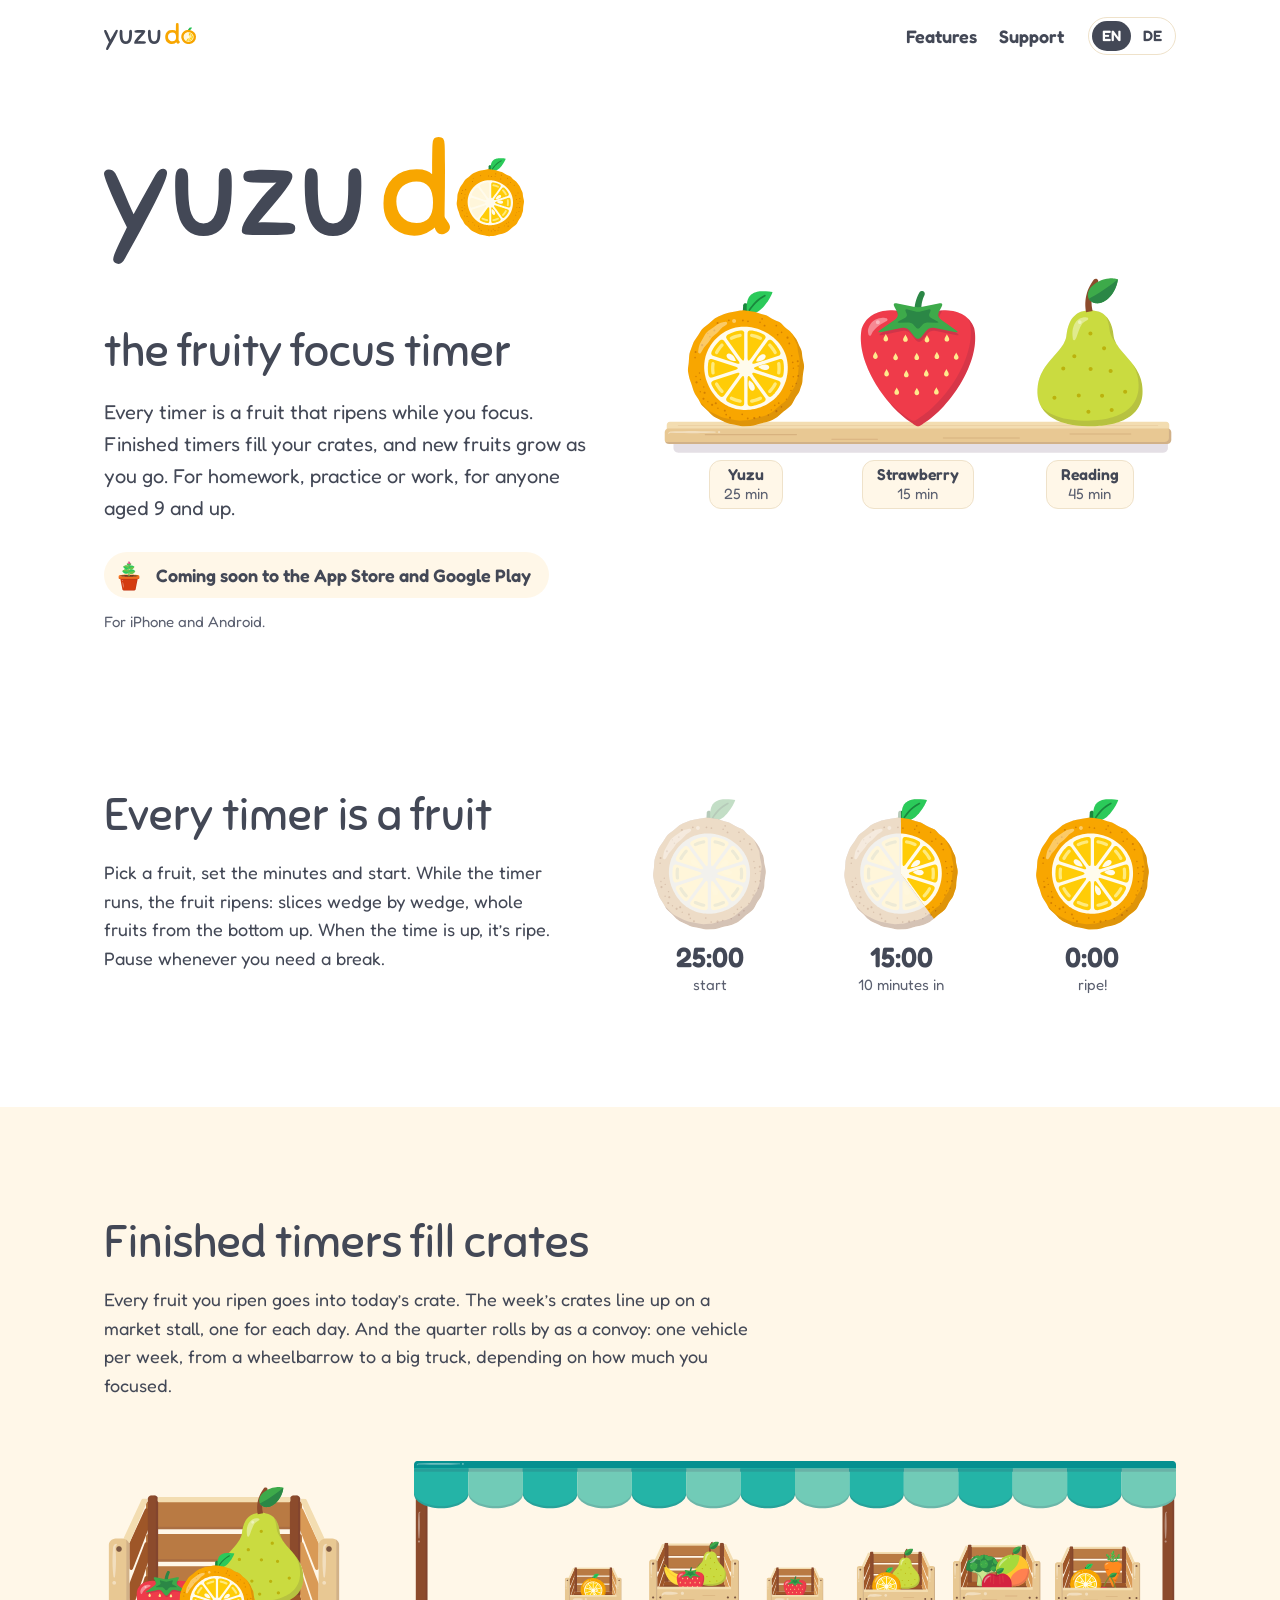
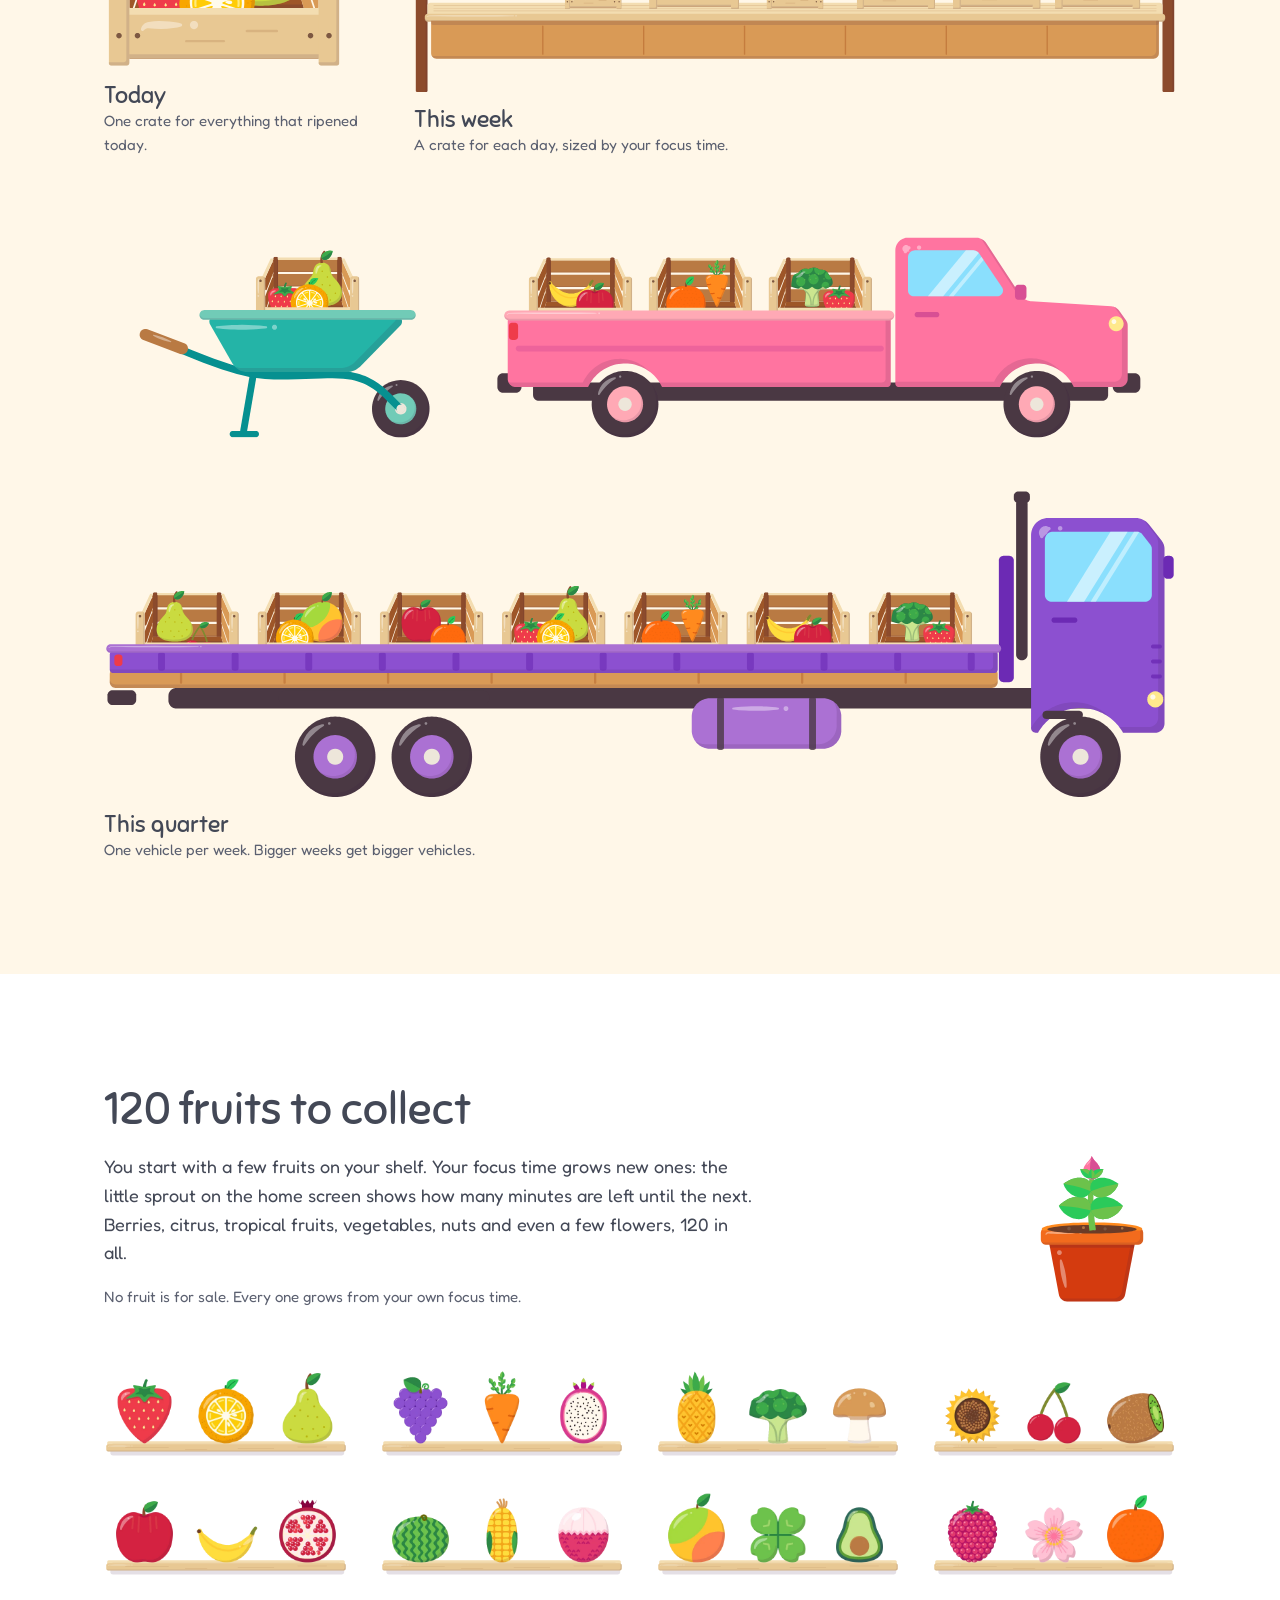
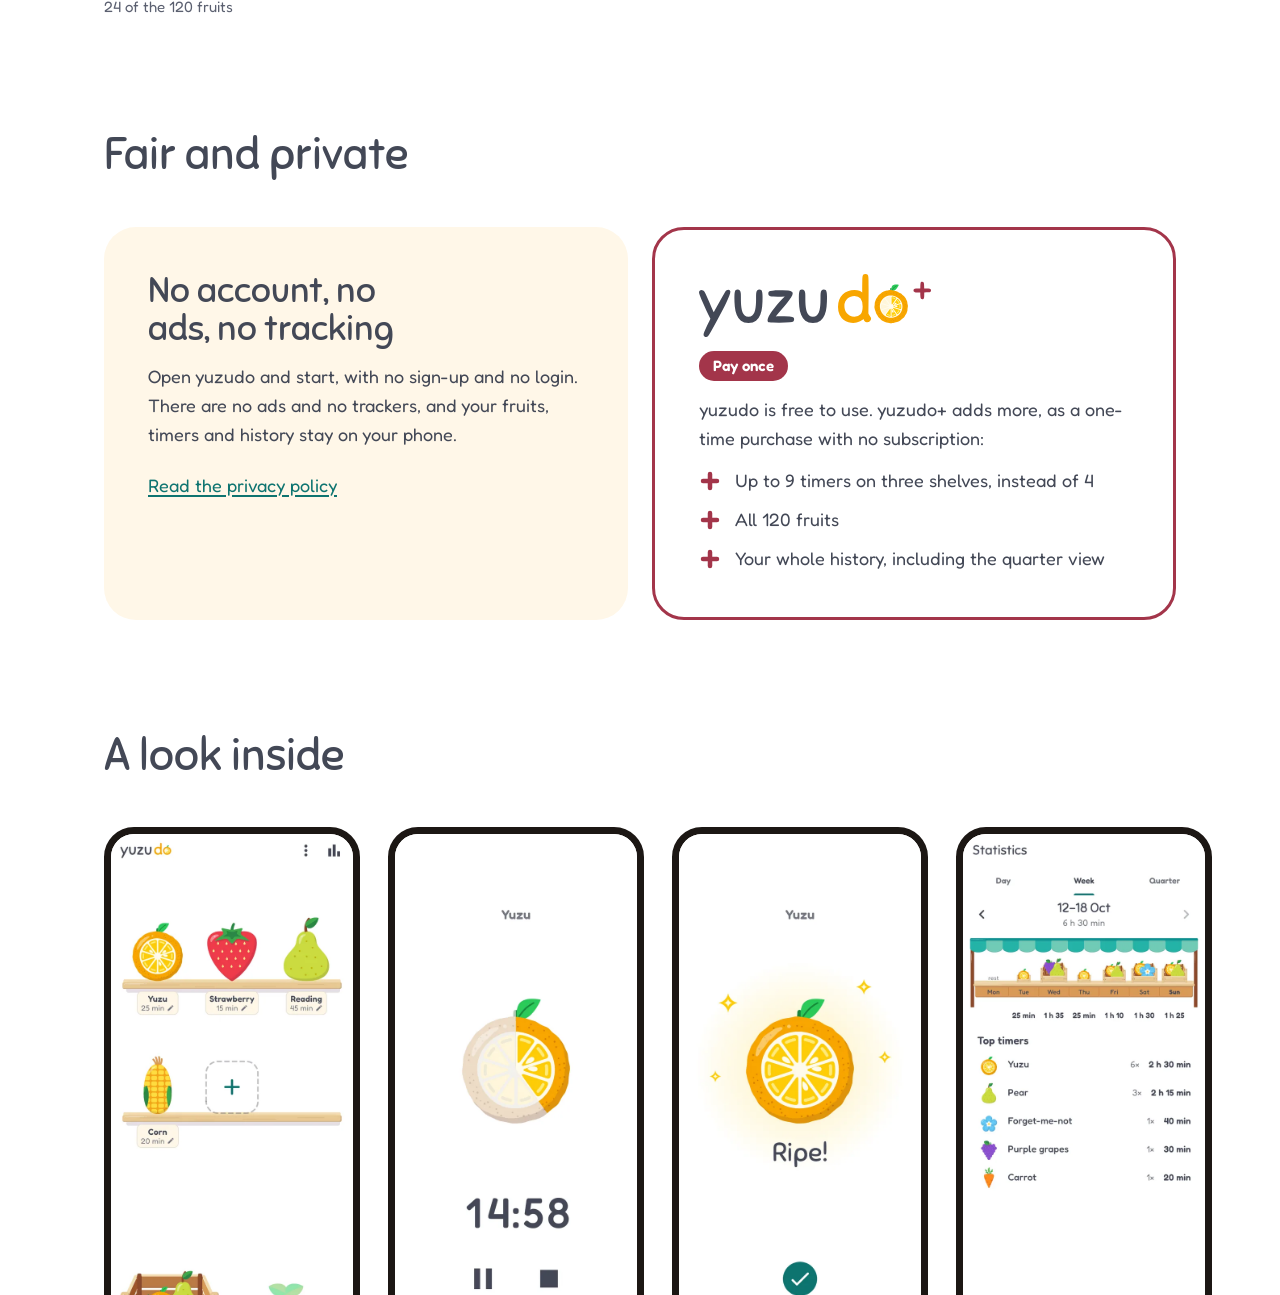
<file: index.html>
<!doctype html>
<html lang="en">
<head>
<meta charset="utf-8">
<meta name="viewport" content="width=device-width, initial-scale=1">
<title>yuzudo – the fruity focus timer</title>
<meta name="description" content="yuzudo is a fruity focus timer for iPhone and Android: every timer is a fruit that ripens while you focus. No account, no ads, no tracking. Coming soon to the App Store and Google Play.">
<meta name="color-scheme" content="light dark">
<meta name="theme-color" content="#FFFFFF" media="(prefers-color-scheme: light)">
<meta name="theme-color" content="#1C1714" media="(prefers-color-scheme: dark)">
<link rel="canonical" href="https://yuzudo.app/">
<link rel="alternate" hreflang="en" href="https://yuzudo.app/">
<link rel="alternate" hreflang="de" href="https://yuzudo.app/de/">
<link rel="alternate" hreflang="x-default" href="https://yuzudo.app/">
<link rel="preload" href="/fonts/sniglet/sniglet-regular.woff2" as="font" type="font/woff2" crossorigin>
<link rel="preload" href="/fonts/fredoka/fredoka-latin-400-normal.woff2" as="font" type="font/woff2" crossorigin>
<link rel="stylesheet" href="/css/site.css">
<link rel="icon" href="/favicon.ico" sizes="48x48">
<link rel="icon" href="/favicon.svg" type="image/svg+xml">
<link rel="apple-touch-icon" href="/apple-touch-icon.png">
<link rel="manifest" href="/site.webmanifest">
<meta property="og:type" content="website">
<meta property="og:site_name" content="yuzudo">
<meta property="og:title" content="yuzudo – the fruity focus timer">
<meta property="og:description" content="yuzudo is a fruity focus timer for iPhone and Android: every timer is a fruit that ripens while you focus. No account, no ads, no tracking. Coming soon to the App Store and Google Play.">
<meta property="og:url" content="https://yuzudo.app/">
<meta property="og:image" content="https://yuzudo.app/og.png">
<meta property="og:image:width" content="1200">
<meta property="og:image:height" content="630">
<meta property="og:image:alt" content="yuzudo wordmark on deep teal: the fruity focus timer">
<meta property="og:locale" content="en_GB">
<meta property="og:locale:alternate" content="de_CH">
<meta name="twitter:card" content="summary_large_image">
</head>
<body>
<a class="skip-link" href="#main">Skip to content</a>
<header class="site-header">
<div class="wrap">
<a class="brand" href="/"><picture><source media="(prefers-color-scheme: dark)" srcset="/img/brand/yuzudo-wordmark-b.svg"><img src="/img/brand/yuzudo-wordmark-a.svg" alt="yuzudo, home" width="3264" height="985"></picture></a>
<nav class="nav-main" aria-label="Main">
<ul>
<li><a href="/#features">Features</a></li>
<li><a href="/support/">Support</a></li>
</ul>
</nav>
<nav class="lang" aria-label="Language">
<a href="/" hreflang="en" lang="en" aria-current="true"><span aria-hidden="true">EN</span><span class="vh">English</span></a>
<a href="/de/" hreflang="de" lang="de"><span aria-hidden="true">DE</span><span class="vh">Deutsch</span></a>
</nav>
</div>
</header>
<main id="main" tabindex="-1">
<section class="hero" aria-labelledby="hero-title">
<div class="wrap">
<div class="hero-text">
<h1 id="hero-title"><picture><source media="(prefers-color-scheme: dark)" srcset="/img/brand/yuzudo-wordmark-b.svg"><img src="/img/brand/yuzudo-wordmark-a.svg" alt="yuzudo" width="3264" height="985"></picture><span class="tagline">the fruity focus timer</span></h1>
<p class="intro">Every timer is a fruit that ripens while you focus. Finished timers fill your crates, and new fruits grow as you go. For homework, practice or work, for anyone aged 9 and up.</p>
<p class="soon"><img src="/img/art/sprout.svg" alt="" width="512" height="512">Coming soon to the App Store and Google Play</p>
<p class="soon-note">For iPhone and Android.</p>
</div>
<figure class="shelf" role="img" aria-label="Three timers on a wooden shelf, ripening: a yuzu (25 min), a strawberry (15 min) and a pear named Reading (45 min).">
<div class="shelf-fruits"><div class="fruit fruit--radial" style="--delay:0.5s"><img class="unripe" src="/img/fruits/yz_unripe.svg" alt="" width="512" height="512"><img class="ripe" src="/img/fruits/yz.svg" alt="" width="512" height="512"></div><div class="fruit fruit--fill" style="--delay:0.2s"><img class="unripe" src="/img/fruits/sb_unripe.svg" alt="" width="512" height="512"><img class="ripe" src="/img/fruits/sb.svg" alt="" width="512" height="512"></div><div class="fruit fruit--fill" style="--delay:0.8s"><img class="unripe" src="/img/fruits/pe_unripe.svg" alt="" width="512" height="512"><img class="ripe" src="/img/fruits/pe.svg" alt="" width="512" height="512"></div></div>
<img class="shelf-plank" src="/img/art/shelf.svg" alt="" width="1536" height="98">
<div class="shelf-labels" aria-hidden="true"><span class="chip"><b>Yuzu</b><span>25 min</span></span><span class="chip"><b>Strawberry</b><span>15 min</span></span><span class="chip"><b>Reading</b><span>45 min</span></span></div>
</figure>
</div>
</section>

<div id="features">
<section class="feature" aria-labelledby="f-ripen">
<div class="wrap split">
<div class="feature-text">
<h2 id="f-ripen">Every timer is a fruit</h2>
<p>Pick a fruit, set the minutes and start. While the timer runs, the fruit ripens: slices wedge by wedge, whole fruits from the bottom up. When the time is up, it’s ripe. Pause whenever you need a break.</p>
</div>
<ol class="ripen-steps" aria-label="A 25-minute yuzu timer from start to ripe"><li><img src="/img/fruits/yz_unripe.svg" alt="Unripe yuzu at the start of the timer" width="512" height="512" loading="lazy"><span class="t">25:00</span><span class="s">start</span></li><li><img src="/img/fruits/yz_40.svg" alt="Yuzu with four of its ten wedges ripe" width="512" height="512" loading="lazy"><span class="t">15:00</span><span class="s">10 minutes in</span></li><li><img src="/img/fruits/yz.svg" alt="Ripe yuzu" width="512" height="512" loading="lazy"><span class="t">0:00</span><span class="s">ripe!</span></li></ol>
</div>
</section>

<section class="feature band" aria-labelledby="f-crates">
<div class="wrap">
<div class="feature-text">
<h2 id="f-crates">Finished timers fill crates</h2>
<p>Every fruit you ripen goes into today’s crate. The week’s crates line up on a market stall, one for each day. And the quarter rolls by as a convoy: one vehicle per week, from a wheelbarrow to a big truck, depending on how much you focused.</p>
</div>
<div class="market">
<figure class="market-day"><img src="/img/art/crate-today.svg" alt="A wooden crate holding a strawberry, a yuzu and a pear." width="208" height="184" loading="lazy"><figcaption><b>Today</b>One crate for everything that ripened today.</figcaption></figure>
<figure class="market-week"><img src="/img/art/stall-week.svg" alt="A market stall with a crate of fruit for six days of the week. Bigger crates mean more focus time; one day has no crate." width="1692" height="513" loading="lazy"><figcaption><b>This week</b>A crate for each day, sized by your focus time.</figcaption></figure>
<figure class="market-quarter"><picture><source media="(max-width: 40rem)" srcset="/img/art/convoy-stacked.svg" width="1864" height="1017"><img src="/img/art/convoy.svg" alt="A wheelbarrow with one crate, a pink pickup with three crates and a purple truck with seven crates, all full of fruit." width="3722" height="536" loading="lazy"></picture><figcaption><b>This quarter</b>One vehicle per week. Bigger weeks get bigger vehicles.</figcaption></figure>
</div>
</div>
</section>

<section class="feature" aria-labelledby="f-collect">
<div class="wrap">
<div class="collect-head">
<div class="feature-text">
<h2 id="f-collect">120 fruits to collect</h2>
<p>You start with a few fruits on your shelf. Your focus time grows new ones: the little sprout on the home screen shows how many minutes are left until the next. Berries, citrus, tropical fruits, vegetables, nuts and even a few flowers, 120 in all.</p>
<p class="aside">No fruit is for sale. Every one grows from your own focus time.</p>
</div>
<img class="sprout" src="/img/art/sprout.svg" alt="" width="512" height="512" loading="lazy">
</div>
<figure class="collection">
<ul class="shelves">
<li class="mini-shelf"><ul><li><img src="/img/fruits/grid/sb.webp" alt="Strawberry" width="240" height="240" loading="lazy"></li><li><img src="/img/fruits/grid/yz.webp" alt="Yuzu" width="240" height="240" loading="lazy"></li><li><img src="/img/fruits/grid/pe.webp" alt="Pear" width="240" height="240" loading="lazy"></li></ul><img src="/img/art/shelf.svg" alt="" width="1536" height="98" loading="lazy"></li>
<li class="mini-shelf"><ul><li><img src="/img/fruits/grid/gp.webp" alt="Purple grapes" width="240" height="240" loading="lazy"></li><li><img src="/img/fruits/grid/ca.webp" alt="Carrot" width="240" height="240" loading="lazy"></li><li><img src="/img/fruits/grid/df.webp" alt="Dragon fruit" width="240" height="240" loading="lazy"></li></ul><img src="/img/art/shelf.svg" alt="" width="1536" height="98" loading="lazy"></li>
<li class="mini-shelf"><ul><li><img src="/img/fruits/grid/pa.webp" alt="Pineapple" width="240" height="240" loading="lazy"></li><li><img src="/img/fruits/grid/br.webp" alt="Broccoli" width="240" height="240" loading="lazy"></li><li><img src="/img/fruits/grid/mu.webp" alt="Button mushroom" width="240" height="240" loading="lazy"></li></ul><img src="/img/art/shelf.svg" alt="" width="1536" height="98" loading="lazy"></li>
<li class="mini-shelf"><ul><li><img src="/img/fruits/grid/su.webp" alt="Sunflower" width="240" height="240" loading="lazy"></li><li><img src="/img/fruits/grid/ch.webp" alt="Cherries" width="240" height="240" loading="lazy"></li><li><img src="/img/fruits/grid/kw.webp" alt="Kiwi" width="240" height="240" loading="lazy"></li></ul><img src="/img/art/shelf.svg" alt="" width="1536" height="98" loading="lazy"></li>
<li class="mini-shelf"><ul><li><img src="/img/fruits/grid/ra.webp" alt="Red apple" width="240" height="240" loading="lazy"></li><li><img src="/img/fruits/grid/ba.webp" alt="Banana" width="240" height="240" loading="lazy"></li><li><img src="/img/fruits/grid/pg.webp" alt="Pomegranate" width="240" height="240" loading="lazy"></li></ul><img src="/img/art/shelf.svg" alt="" width="1536" height="98" loading="lazy"></li>
<li class="mini-shelf"><ul><li><img src="/img/fruits/grid/wm.webp" alt="Watermelon" width="240" height="240" loading="lazy"></li><li><img src="/img/fruits/grid/cn.webp" alt="Corn" width="240" height="240" loading="lazy"></li><li><img src="/img/fruits/grid/ly.webp" alt="Lychee" width="240" height="240" loading="lazy"></li></ul><img src="/img/art/shelf.svg" alt="" width="1536" height="98" loading="lazy"></li>
<li class="mini-shelf"><ul><li><img src="/img/fruits/grid/mg.webp" alt="Mango" width="240" height="240" loading="lazy"></li><li><img src="/img/fruits/grid/cv.webp" alt="Four-leaf clover" width="240" height="240" loading="lazy"></li><li><img src="/img/fruits/grid/av.webp" alt="Avocado" width="240" height="240" loading="lazy"></li></ul><img src="/img/art/shelf.svg" alt="" width="1536" height="98" loading="lazy"></li>
<li class="mini-shelf"><ul><li><img src="/img/fruits/grid/rb.webp" alt="Raspberry" width="240" height="240" loading="lazy"></li><li><img src="/img/fruits/grid/sk.webp" alt="Cherry blossom" width="240" height="240" loading="lazy"></li><li><img src="/img/fruits/grid/or.webp" alt="Orange" width="240" height="240" loading="lazy"></li></ul><img src="/img/art/shelf.svg" alt="" width="1536" height="98" loading="lazy"></li>
</ul>
<figcaption>24 of the 120 fruits</figcaption>
</figure>
</div>
</section>

<section class="feature" aria-labelledby="f-fair">
<div class="wrap">
<h2 id="f-fair">Fair and private</h2>
<div class="cards">
<article class="card" aria-labelledby="f-private">
<h3 id="f-private">No account, no ads, no tracking</h3>
<p>Open yuzudo and start, with no sign-up and no login. There are no ads and no trackers, and your fruits, timers and history stay on your phone.</p>
<p class="more"><a href="/privacy/">Read the privacy policy</a></p>
</article>
<article class="card card--plus" aria-labelledby="f-plus">
<h3 id="f-plus"><picture><source media="(prefers-color-scheme: dark)" srcset="/img/brand/yuzudo-plus-wordmark-b.svg"><img src="/img/brand/yuzudo-plus-wordmark-a.svg" alt="yuzudo+" width="3625" height="985" loading="lazy"></picture></h3>
<p class="pill-plus">Pay once</p>
<p>yuzudo is free to use. yuzudo+ adds more, as a one-time purchase with no subscription:</p>
<ul class="plus-list"><li>Up to 9 timers on three shelves, instead of 4</li><li>All 120 fruits</li><li>Your whole history, including the quarter view</li></ul>
</article>
</div>
</div>
</section>
</div>

<section class="shots-section" aria-labelledby="shots-title">
<div class="wrap">
<h2 id="shots-title">A look inside</h2>
<ul class="shots" aria-label="Screenshots" tabindex="0">
<li><figure><img src="/img/screens/home_free_light.webp" alt="yuzudo home screen: a yuzu, a strawberry and a pear named Reading stand on a wooden shelf with their minutes, corn stands on a second shelf next to an empty slot with a plus. Below are today’s crate with 85 min and a sprout pot: next fruit in 53 min." width="600" height="1334" loading="lazy"><figcaption>Your timers on the shelf</figcaption></figure></li>
<li><figure><img src="/img/screens/run_40.webp" alt="A running timer: a large yuzu half with four of its ten wedges ripe, 14:58 left, with pause and stop buttons." width="600" height="1334" loading="lazy"><figcaption>A yuzu ripening</figcaption></figure></li>
<li><figure><img src="/img/screens/run_ripe.webp" alt="The finished timer: a fully ripe yuzu with a soft glow and a few sparkles around it, the word Ripe! and a green check button." width="600" height="1334" loading="lazy"><figcaption>Ripe!</figcaption></figure></li>
<li><figure><img src="/img/screens/stats_week.webp" alt="Statistics, Week tab for 12–18 Oct: a market stall with one crate per day sized by focus time, Monday marked as rest, 6 h 30 min in total, and a list of top timers." width="600" height="1334" loading="lazy"><figcaption>The week’s market stall</figcaption></figure></li>
<li><figure><img src="/img/screens/stats_quarter.webp" alt="Statistics, Quarter tab: one vehicle per week, mostly cargo bikes, plus a pink pickup and a wheelbarrow, each carrying crates of fruit with that week’s focus time." width="600" height="1334" loading="lazy"><figcaption>The quarter, one vehicle per week</figcaption></figure></li>
<li><figure><img src="/img/screens/home_plus_dark.webp" alt="Home screen in dark mode with yuzudo+: nine timers on three shelves, among them grapes, a carrot running at 14:30, a dragon fruit, a persimmon, a forget-me-not and a marigold." width="600" height="1334" loading="lazy"><figcaption>yuzudo+ in dark mode</figcaption></figure></li>
</ul>
<p class="shots-hint">Scroll sideways for more.</p>
</div>
</section>
</main>
<footer class="site-footer">
<div class="wrap">
<nav aria-label="Footer">
<ul>
<li><a href="/support/">Support</a></li>
<li><a href="/privacy/">Privacy</a></li>
<li><a href="/imprint/">Imprint</a></li>
</ul>
</nav>
<ul class="foot-lang" aria-label="Language">
<li><a href="/" hreflang="en" lang="en" aria-current="true">English</a></li>
<li><a href="/de/" hreflang="de" lang="de">Deutsch</a></li>
</ul>
<div class="foot-meta">
<p>Contact: <a href="mailto:hi@yuzudo.app">hi@yuzudo.app</a></p>
<p>© 2026 yuzudo</p>
</div>
</div>
</footer>
</body>
</html>
</file>
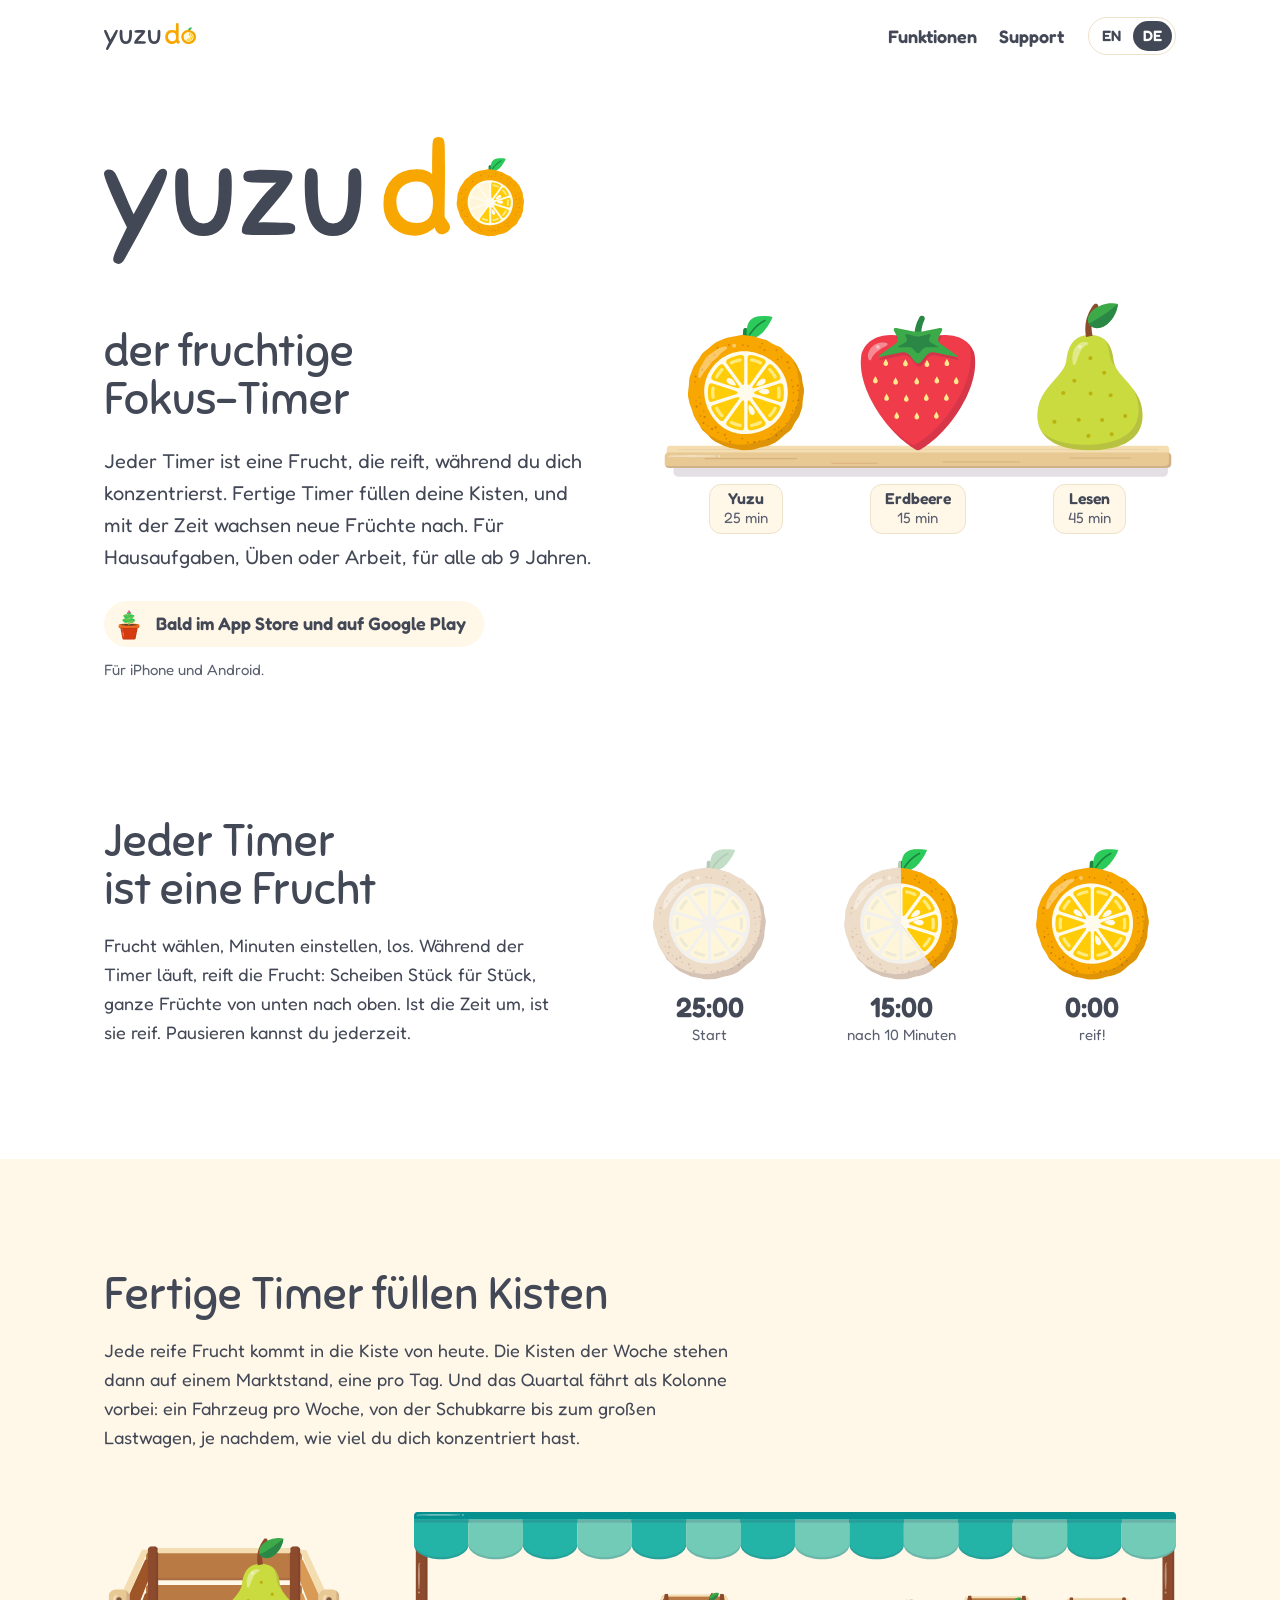
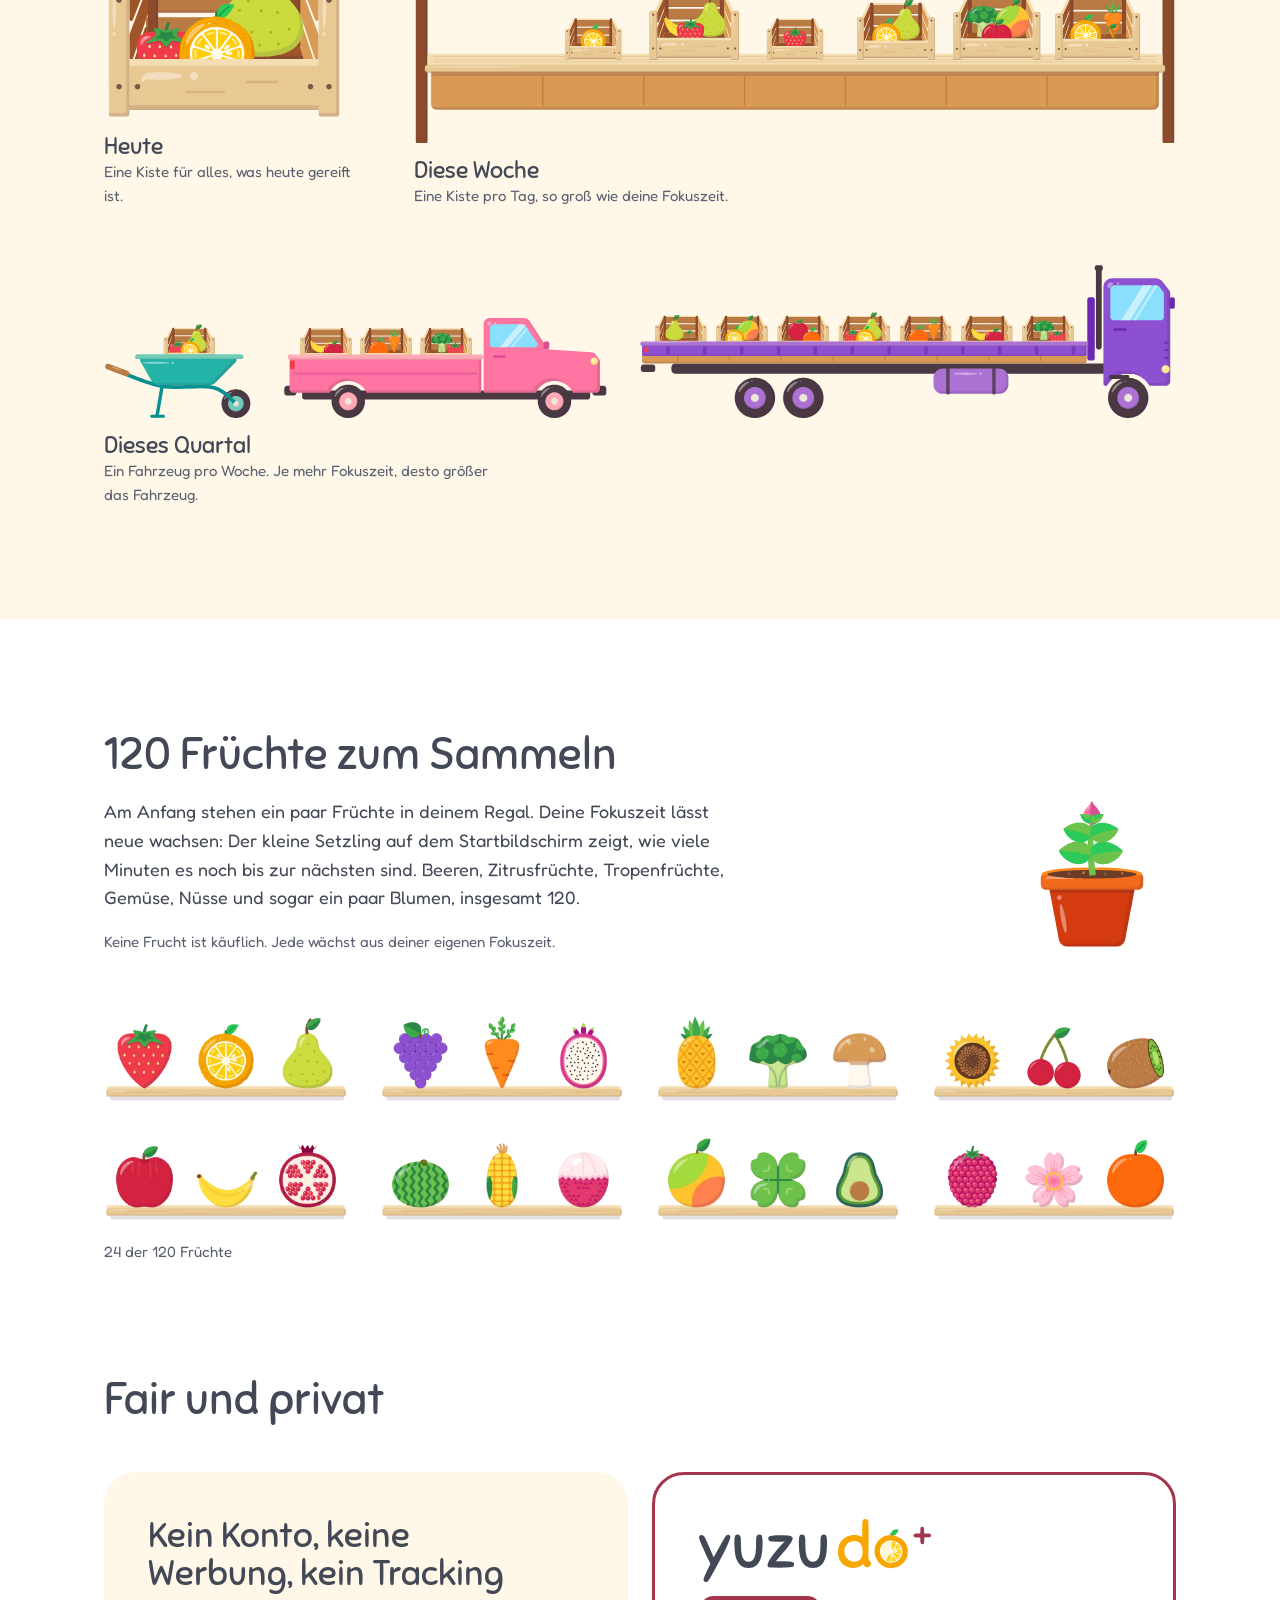
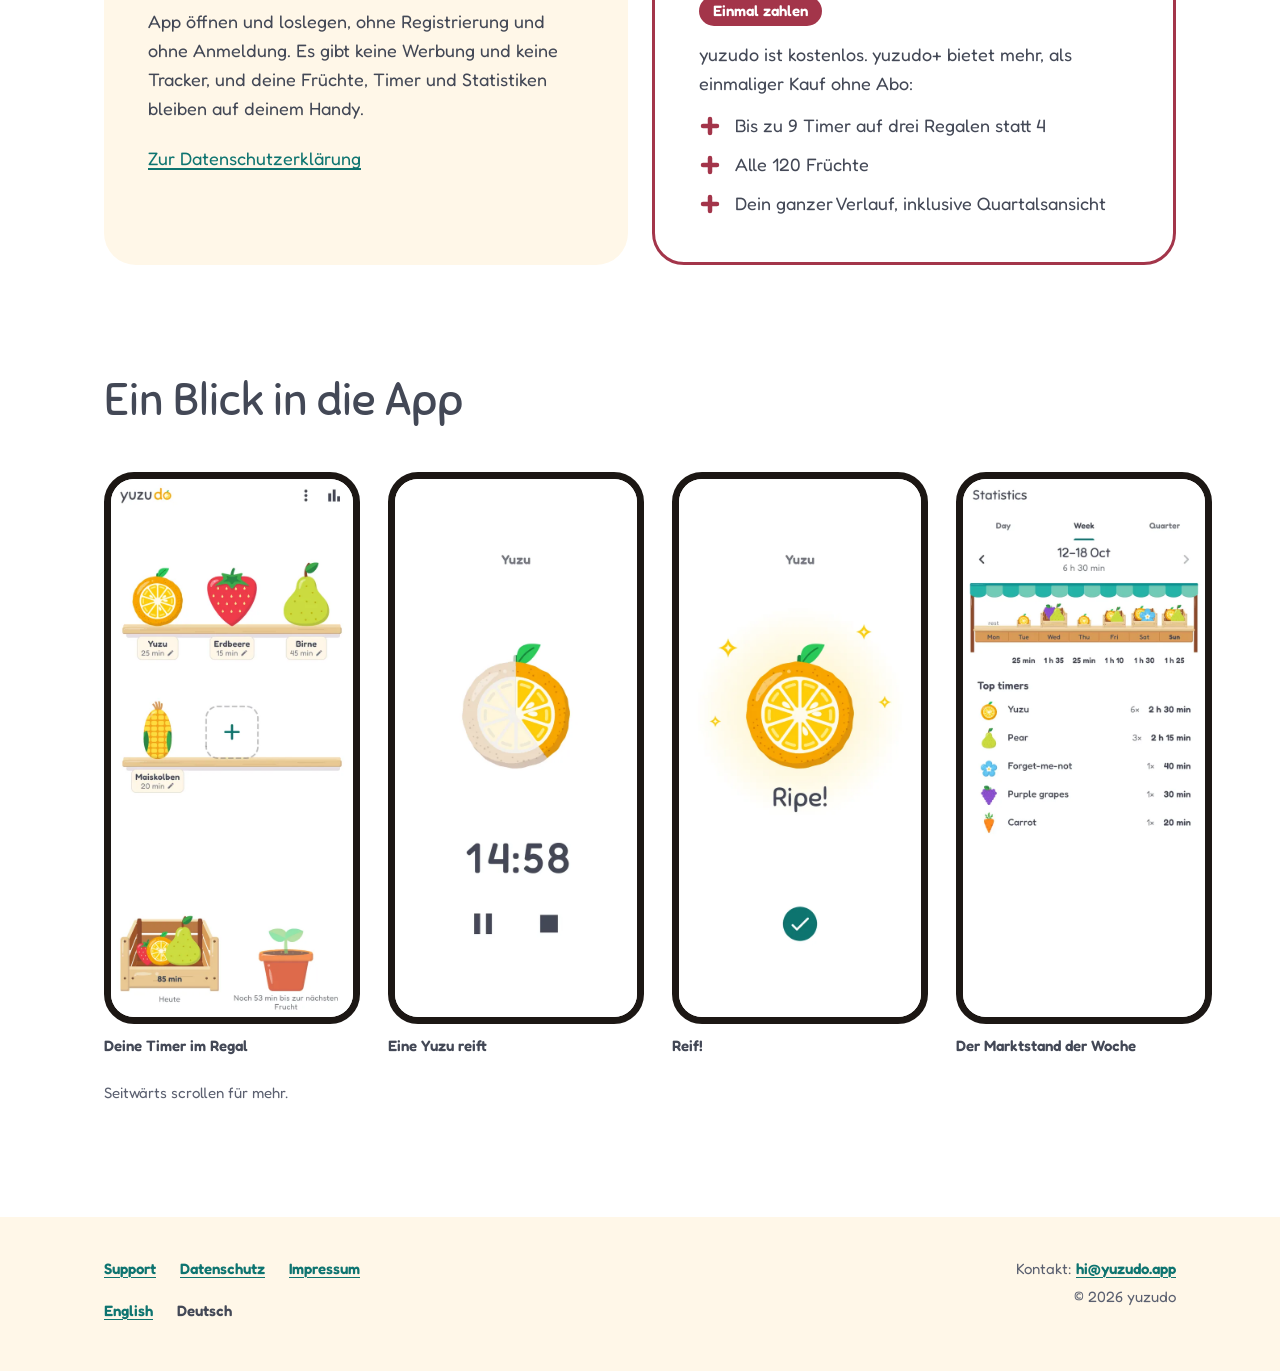
<file: de/index.html>
<!doctype html>
<html lang="de">
<head>
<meta charset="utf-8">
<meta name="viewport" content="width=device-width, initial-scale=1">
<title>yuzudo – der fruchtige Fokus-Timer</title>
<meta name="description" content="yuzudo ist der fruchtige Fokus-Timer für iPhone und Android: Jeder Timer ist eine Frucht, die reift, während du dich konzentrierst. Kein Konto, keine Werbung, kein Tracking. Bald im App Store und auf Google Play.">
<meta name="color-scheme" content="light dark">
<meta name="theme-color" content="#FFFFFF" media="(prefers-color-scheme: light)">
<meta name="theme-color" content="#1C1714" media="(prefers-color-scheme: dark)">
<link rel="canonical" href="https://yuzudo.app/de/">
<link rel="alternate" hreflang="en" href="https://yuzudo.app/">
<link rel="alternate" hreflang="de" href="https://yuzudo.app/de/">
<link rel="alternate" hreflang="x-default" href="https://yuzudo.app/">
<link rel="preload" href="/fonts/sniglet/sniglet-regular.woff2" as="font" type="font/woff2" crossorigin>
<link rel="preload" href="/fonts/fredoka/fredoka-latin-400-normal.woff2" as="font" type="font/woff2" crossorigin>
<link rel="stylesheet" href="/css/site.css">
<link rel="icon" href="/favicon.ico" sizes="48x48">
<link rel="icon" href="/favicon.svg" type="image/svg+xml">
<link rel="apple-touch-icon" href="/apple-touch-icon.png">
<link rel="manifest" href="/site.webmanifest">
<meta property="og:type" content="website">
<meta property="og:site_name" content="yuzudo">
<meta property="og:title" content="yuzudo – der fruchtige Fokus-Timer">
<meta property="og:description" content="yuzudo ist der fruchtige Fokus-Timer für iPhone und Android: Jeder Timer ist eine Frucht, die reift, während du dich konzentrierst. Kein Konto, keine Werbung, kein Tracking. Bald im App Store und auf Google Play.">
<meta property="og:url" content="https://yuzudo.app/de/">
<meta property="og:image" content="https://yuzudo.app/og.png">
<meta property="og:image:width" content="1200">
<meta property="og:image:height" content="630">
<meta property="og:image:alt" content="yuzudo-Schriftzug auf Petrol: the fruity focus timer">
<meta property="og:locale" content="de_CH">
<meta property="og:locale:alternate" content="en_GB">
<meta name="twitter:card" content="summary_large_image">
</head>
<body>
<a class="skip-link" href="#main">Zum Inhalt springen</a>
<header class="site-header">
<div class="wrap">
<a class="brand" href="/de/"><picture><source media="(prefers-color-scheme: dark)" srcset="/img/brand/yuzudo-wordmark-b.svg"><img src="/img/brand/yuzudo-wordmark-a.svg" alt="yuzudo, Startseite" width="3264" height="985"></picture></a>
<nav class="nav-main" aria-label="Hauptmenü">
<ul>
<li><a href="/de/#funktionen">Funktionen</a></li>
<li><a href="/de/support/">Support</a></li>
</ul>
</nav>
<nav class="lang" aria-label="Sprache">
<a href="/" hreflang="en" lang="en"><span aria-hidden="true">EN</span><span class="vh">English</span></a>
<a href="/de/" hreflang="de" lang="de" aria-current="true"><span aria-hidden="true">DE</span><span class="vh">Deutsch</span></a>
</nav>
</div>
</header>
<main id="main" tabindex="-1">
<section class="hero" aria-labelledby="hero-title">
<div class="wrap">
<div class="hero-text">
<h1 id="hero-title"><picture><source media="(prefers-color-scheme: dark)" srcset="/img/brand/yuzudo-wordmark-b.svg"><img src="/img/brand/yuzudo-wordmark-a.svg" alt="yuzudo" width="3264" height="985"></picture><span class="tagline">der fruchtige Fokus-Timer</span></h1>
<p class="intro">Jeder Timer ist eine Frucht, die reift, während du dich konzentrierst. Fertige Timer füllen deine Kisten, und mit der Zeit wachsen neue Früchte nach. Für Hausaufgaben, Üben oder Arbeit, für alle ab 9 Jahren.</p>
<p class="soon"><img src="/img/art/sprout.svg" alt="" width="512" height="512">Bald im App Store und auf Google Play</p>
<p class="soon-note">Für iPhone und Android.</p>
</div>
<figure class="shelf" role="img" aria-label="Drei Timer auf einem Holzregal, die gerade reifen: eine Yuzu (25 min), eine Erdbeere (15 min) und eine Birne mit dem Namen Lesen (45 min).">
<div class="shelf-fruits"><div class="fruit fruit--radial" style="--delay:0.5s"><img class="unripe" src="/img/fruits/yz_unripe.svg" alt="" width="512" height="512"><img class="ripe" src="/img/fruits/yz.svg" alt="" width="512" height="512"></div><div class="fruit fruit--fill" style="--delay:0.2s"><img class="unripe" src="/img/fruits/sb_unripe.svg" alt="" width="512" height="512"><img class="ripe" src="/img/fruits/sb.svg" alt="" width="512" height="512"></div><div class="fruit fruit--fill" style="--delay:0.8s"><img class="unripe" src="/img/fruits/pe_unripe.svg" alt="" width="512" height="512"><img class="ripe" src="/img/fruits/pe.svg" alt="" width="512" height="512"></div></div>
<img class="shelf-plank" src="/img/art/shelf.svg" alt="" width="1536" height="98">
<div class="shelf-labels" aria-hidden="true"><span class="chip"><b>Yuzu</b><span>25 min</span></span><span class="chip"><b>Erdbeere</b><span>15 min</span></span><span class="chip"><b>Lesen</b><span>45 min</span></span></div>
</figure>
</div>
</section>

<div id="funktionen">
<section class="feature" aria-labelledby="f-ripen">
<div class="wrap split">
<div class="feature-text">
<h2 id="f-ripen">Jeder Timer ist eine Frucht</h2>
<p>Frucht wählen, Minuten einstellen, los. Während der Timer läuft, reift die Frucht: Scheiben Stück für Stück, ganze Früchte von unten nach oben. Ist die Zeit um, ist sie reif. Pausieren kannst du jederzeit.</p>
</div>
<ol class="ripen-steps" aria-label="Ein 25-Minuten-Timer mit Yuzu, vom Start bis reif"><li><img src="/img/fruits/yz_unripe.svg" alt="Unreife Yuzu zu Beginn des Timers" width="512" height="512" loading="lazy"><span class="t">25:00</span><span class="s">Start</span></li><li><img src="/img/fruits/yz_40.svg" alt="Yuzu, vier von zehn Schnitzen sind reif" width="512" height="512" loading="lazy"><span class="t">15:00</span><span class="s">nach 10 Minuten</span></li><li><img src="/img/fruits/yz.svg" alt="Reife Yuzu" width="512" height="512" loading="lazy"><span class="t">0:00</span><span class="s">reif!</span></li></ol>
</div>
</section>

<section class="feature band" aria-labelledby="f-crates">
<div class="wrap">
<div class="feature-text">
<h2 id="f-crates">Fertige Timer füllen Kisten</h2>
<p>Jede reife Frucht kommt in die Kiste von heute. Die Kisten der Woche stehen dann auf einem Marktstand, eine pro Tag. Und das Quartal fährt als Kolonne vorbei: ein Fahrzeug pro Woche, von der Schubkarre bis zum großen Lastwagen, je nachdem, wie viel du dich konzentriert hast.</p>
</div>
<div class="market">
<figure class="market-day"><img src="/img/art/crate-today.svg" alt="Eine Holzkiste mit einer Erdbeere, einer Yuzu und einer Birne." width="208" height="184" loading="lazy"><figcaption><b>Heute</b>Eine Kiste für alles, was heute gereift ist.</figcaption></figure>
<figure class="market-week"><img src="/img/art/stall-week.svg" alt="Ein Marktstand mit Obstkisten für sechs Tage der Woche. Größere Kisten stehen für mehr Fokuszeit, ein Tag hat keine Kiste." width="1692" height="513" loading="lazy"><figcaption><b>Diese Woche</b>Eine Kiste pro Tag, so groß wie deine Fokuszeit.</figcaption></figure>
<figure class="market-quarter"><picture><source media="(max-width: 40rem)" srcset="/img/art/convoy-stacked.svg" width="1864" height="1017"><img src="/img/art/convoy.svg" alt="Eine Schubkarre mit einer Kiste, ein rosa Pick-up mit drei Kisten und ein violetter Lastwagen mit sieben Kisten, alle voller Obst." width="3722" height="536" loading="lazy"></picture><figcaption><b>Dieses Quartal</b>Ein Fahrzeug pro Woche. Je mehr Fokuszeit, desto größer das Fahrzeug.</figcaption></figure>
</div>
</div>
</section>

<section class="feature" aria-labelledby="f-collect">
<div class="wrap">
<div class="collect-head">
<div class="feature-text">
<h2 id="f-collect">120 Früchte zum Sammeln</h2>
<p>Am Anfang stehen ein paar Früchte in deinem Regal. Deine Fokuszeit lässt neue wachsen: Der kleine Setzling auf dem Startbildschirm zeigt, wie viele Minuten es noch bis zur nächsten sind. Beeren, Zitrusfrüchte, Tropenfrüchte, Gemüse, Nüsse und sogar ein paar Blumen, insgesamt 120.</p>
<p class="aside">Keine Frucht ist käuflich. Jede wächst aus deiner eigenen Fokuszeit.</p>
</div>
<img class="sprout" src="/img/art/sprout.svg" alt="" width="512" height="512" loading="lazy">
</div>
<figure class="collection">
<ul class="shelves">
<li class="mini-shelf"><ul><li><img src="/img/fruits/grid/sb.webp" alt="Erdbeere" width="240" height="240" loading="lazy"></li><li><img src="/img/fruits/grid/yz.webp" alt="Yuzu" width="240" height="240" loading="lazy"></li><li><img src="/img/fruits/grid/pe.webp" alt="Birne" width="240" height="240" loading="lazy"></li></ul><img src="/img/art/shelf.svg" alt="" width="1536" height="98" loading="lazy"></li>
<li class="mini-shelf"><ul><li><img src="/img/fruits/grid/gp.webp" alt="Blaue Trauben" width="240" height="240" loading="lazy"></li><li><img src="/img/fruits/grid/ca.webp" alt="Karotte" width="240" height="240" loading="lazy"></li><li><img src="/img/fruits/grid/df.webp" alt="Drachenfrucht" width="240" height="240" loading="lazy"></li></ul><img src="/img/art/shelf.svg" alt="" width="1536" height="98" loading="lazy"></li>
<li class="mini-shelf"><ul><li><img src="/img/fruits/grid/pa.webp" alt="Ananas" width="240" height="240" loading="lazy"></li><li><img src="/img/fruits/grid/br.webp" alt="Brokkoli" width="240" height="240" loading="lazy"></li><li><img src="/img/fruits/grid/mu.webp" alt="Champignon" width="240" height="240" loading="lazy"></li></ul><img src="/img/art/shelf.svg" alt="" width="1536" height="98" loading="lazy"></li>
<li class="mini-shelf"><ul><li><img src="/img/fruits/grid/su.webp" alt="Sonnenblume" width="240" height="240" loading="lazy"></li><li><img src="/img/fruits/grid/ch.webp" alt="Kirschen" width="240" height="240" loading="lazy"></li><li><img src="/img/fruits/grid/kw.webp" alt="Kiwi" width="240" height="240" loading="lazy"></li></ul><img src="/img/art/shelf.svg" alt="" width="1536" height="98" loading="lazy"></li>
<li class="mini-shelf"><ul><li><img src="/img/fruits/grid/ra.webp" alt="Roter Apfel" width="240" height="240" loading="lazy"></li><li><img src="/img/fruits/grid/ba.webp" alt="Banane" width="240" height="240" loading="lazy"></li><li><img src="/img/fruits/grid/pg.webp" alt="Granatapfel" width="240" height="240" loading="lazy"></li></ul><img src="/img/art/shelf.svg" alt="" width="1536" height="98" loading="lazy"></li>
<li class="mini-shelf"><ul><li><img src="/img/fruits/grid/wm.webp" alt="Wassermelone" width="240" height="240" loading="lazy"></li><li><img src="/img/fruits/grid/cn.webp" alt="Maiskolben" width="240" height="240" loading="lazy"></li><li><img src="/img/fruits/grid/ly.webp" alt="Litschi" width="240" height="240" loading="lazy"></li></ul><img src="/img/art/shelf.svg" alt="" width="1536" height="98" loading="lazy"></li>
<li class="mini-shelf"><ul><li><img src="/img/fruits/grid/mg.webp" alt="Mango" width="240" height="240" loading="lazy"></li><li><img src="/img/fruits/grid/cv.webp" alt="Vierblättriges Kleeblatt" width="240" height="240" loading="lazy"></li><li><img src="/img/fruits/grid/av.webp" alt="Avocado" width="240" height="240" loading="lazy"></li></ul><img src="/img/art/shelf.svg" alt="" width="1536" height="98" loading="lazy"></li>
<li class="mini-shelf"><ul><li><img src="/img/fruits/grid/rb.webp" alt="Himbeere" width="240" height="240" loading="lazy"></li><li><img src="/img/fruits/grid/sk.webp" alt="Kirschblüte" width="240" height="240" loading="lazy"></li><li><img src="/img/fruits/grid/or.webp" alt="Orange" width="240" height="240" loading="lazy"></li></ul><img src="/img/art/shelf.svg" alt="" width="1536" height="98" loading="lazy"></li>
</ul>
<figcaption>24 der 120 Früchte</figcaption>
</figure>
</div>
</section>

<section class="feature" aria-labelledby="f-fair">
<div class="wrap">
<h2 id="f-fair">Fair und privat</h2>
<div class="cards">
<article class="card" aria-labelledby="f-private">
<h3 id="f-private">Kein Konto, keine Werbung, kein Tracking</h3>
<p>App öffnen und loslegen, ohne Registrierung und ohne Anmeldung. Es gibt keine Werbung und keine Tracker, und deine Früchte, Timer und Statistiken bleiben auf deinem Handy.</p>
<p class="more"><a href="/de/datenschutz/">Zur Datenschutzerklärung</a></p>
</article>
<article class="card card--plus" aria-labelledby="f-plus">
<h3 id="f-plus"><picture><source media="(prefers-color-scheme: dark)" srcset="/img/brand/yuzudo-plus-wordmark-b.svg"><img src="/img/brand/yuzudo-plus-wordmark-a.svg" alt="yuzudo+" width="3625" height="985" loading="lazy"></picture></h3>
<p class="pill-plus">Einmal zahlen</p>
<p>yuzudo ist kostenlos. yuzudo+ bietet mehr, als einmaliger Kauf ohne Abo:</p>
<ul class="plus-list"><li>Bis zu 9 Timer auf drei Regalen statt 4</li><li>Alle 120 Früchte</li><li>Dein ganzer Verlauf, inklusive Quartalsansicht</li></ul>
</article>
</div>
</div>
</section>
</div>

<section class="shots-section" aria-labelledby="shots-title">
<div class="wrap">
<h2 id="shots-title">Ein Blick in die App</h2>
<ul class="shots" aria-label="Bildschirmfotos" tabindex="0">
<li><figure><img src="/img/screens/home_de.webp" alt="Startbildschirm von yuzudo auf Deutsch: Yuzu, Erdbeere und Birne stehen mit ihren Minuten auf einem Holzregal, darunter ein Maiskolben neben einem freien Platz mit Plus. Unten die Kiste von heute mit 85 min und ein Blumentopf: noch 53 min bis zur nächsten Frucht." width="600" height="1334" loading="lazy"><figcaption>Deine Timer im Regal</figcaption></figure></li>
<li><figure><img src="/img/screens/run_40.webp" alt="Ein laufender Timer: eine große halbe Yuzu, vier von zehn Schnitzen sind reif, noch 14:58, mit Knöpfen für Pause und Stopp." width="600" height="1334" loading="lazy"><figcaption>Eine Yuzu reift</figcaption></figure></li>
<li><figure><img src="/img/screens/run_ripe.webp" alt="Der fertige Timer: eine ganz reife Yuzu mit sanftem Schimmer und ein paar Funkeln rundherum, dem Wort Ripe! und einem grünen Häkchen-Knopf." width="600" height="1334" loading="lazy"><figcaption>Reif!</figcaption></figure></li>
<li><figure><img src="/img/screens/stats_week.webp" alt="Statistik, Ansicht Woche für den 12. bis 18. Oktober: ein Marktstand mit einer Kiste pro Tag, so groß wie die Fokuszeit, Montag als Ruhetag, insgesamt 6 h 30 min, darunter die meistgenutzten Timer." width="600" height="1334" loading="lazy"><figcaption>Der Marktstand der Woche</figcaption></figure></li>
<li><figure><img src="/img/screens/stats_quarter.webp" alt="Statistik, Ansicht Quartal: ein Fahrzeug pro Woche, meist Lastenräder, dazu ein rosa Pick-up und eine Schubkarre, alle mit Obstkisten und der Fokuszeit der jeweiligen Woche." width="600" height="1334" loading="lazy"><figcaption>Das Quartal, ein Fahrzeug pro Woche</figcaption></figure></li>
<li><figure><img src="/img/screens/home_plus_dark.webp" alt="Startbildschirm im dunklen Design mit yuzudo+: neun Timer auf drei Regalen, darunter Trauben, eine Karotte mit laufendem Timer bei 14:30, eine Drachenfrucht, eine Kaki, ein Vergissmeinnicht und eine Studentenblume." width="600" height="1334" loading="lazy"><figcaption>yuzudo+ im dunklen Design</figcaption></figure></li>
</ul>
<p class="shots-hint">Seitwärts scrollen für mehr.</p>
</div>
</section>
</main>
<footer class="site-footer">
<div class="wrap">
<nav aria-label="Fußzeile">
<ul>
<li><a href="/de/support/">Support</a></li>
<li><a href="/de/datenschutz/">Datenschutz</a></li>
<li><a href="/de/impressum/">Impressum</a></li>
</ul>
</nav>
<ul class="foot-lang" aria-label="Sprache">
<li><a href="/" hreflang="en" lang="en">English</a></li>
<li><a href="/de/" hreflang="de" lang="de" aria-current="true">Deutsch</a></li>
</ul>
<div class="foot-meta">
<p>Kontakt: <a href="mailto:hi@yuzudo.app">hi@yuzudo.app</a></p>
<p>© 2026 yuzudo</p>
</div>
</div>
</footer>
</body>
</html>
</file>
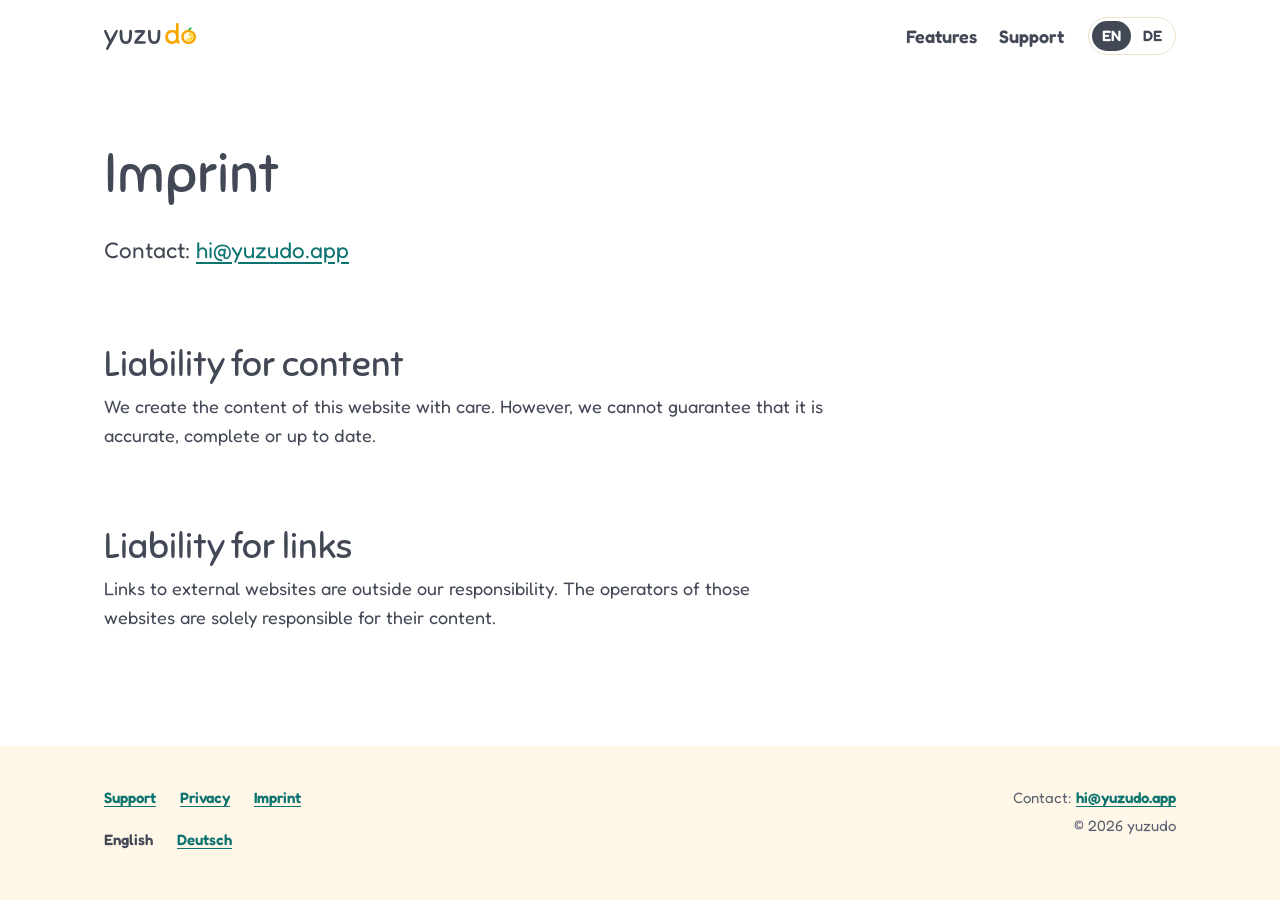
<file: imprint/index.html>
<!doctype html>
<html lang="en">
<head>
<meta charset="utf-8">
<meta name="viewport" content="width=device-width, initial-scale=1">
<title>Imprint – yuzudo</title>
<meta name="description" content="Legal notice and contact for yuzudo.">
<meta name="color-scheme" content="light dark">
<meta name="theme-color" content="#FFFFFF" media="(prefers-color-scheme: light)">
<meta name="theme-color" content="#1C1714" media="(prefers-color-scheme: dark)">
<link rel="canonical" href="https://yuzudo.app/imprint/">
<link rel="alternate" hreflang="en" href="https://yuzudo.app/imprint/">
<link rel="alternate" hreflang="de" href="https://yuzudo.app/de/impressum/">
<link rel="alternate" hreflang="x-default" href="https://yuzudo.app/imprint/">
<link rel="preload" href="/fonts/sniglet/sniglet-regular.woff2" as="font" type="font/woff2" crossorigin>
<link rel="preload" href="/fonts/fredoka/fredoka-latin-400-normal.woff2" as="font" type="font/woff2" crossorigin>
<link rel="stylesheet" href="/css/site.css">
<link rel="icon" href="/favicon.ico" sizes="48x48">
<link rel="icon" href="/favicon.svg" type="image/svg+xml">
<link rel="apple-touch-icon" href="/apple-touch-icon.png">
<link rel="manifest" href="/site.webmanifest">
<meta property="og:type" content="website">
<meta property="og:site_name" content="yuzudo">
<meta property="og:title" content="Imprint – yuzudo">
<meta property="og:description" content="Legal notice and contact for yuzudo.">
<meta property="og:url" content="https://yuzudo.app/imprint/">
<meta property="og:image" content="https://yuzudo.app/og.png">
<meta property="og:image:width" content="1200">
<meta property="og:image:height" content="630">
<meta property="og:image:alt" content="yuzudo wordmark on deep teal: the fruity focus timer">
<meta property="og:locale" content="en_GB">
<meta property="og:locale:alternate" content="de_CH">
<meta name="twitter:card" content="summary_large_image">
</head>
<body>
<a class="skip-link" href="#main">Skip to content</a>
<header class="site-header">
<div class="wrap">
<a class="brand" href="/"><picture><source media="(prefers-color-scheme: dark)" srcset="/img/brand/yuzudo-wordmark-b.svg"><img src="/img/brand/yuzudo-wordmark-a.svg" alt="yuzudo, home" width="3264" height="985"></picture></a>
<nav class="nav-main" aria-label="Main">
<ul>
<li><a href="/#features">Features</a></li>
<li><a href="/support/">Support</a></li>
</ul>
</nav>
<nav class="lang" aria-label="Language">
<a href="/imprint/" hreflang="en" lang="en" aria-current="true"><span aria-hidden="true">EN</span><span class="vh">English</span></a>
<a href="/de/impressum/" hreflang="de" lang="de"><span aria-hidden="true">DE</span><span class="vh">Deutsch</span></a>
</nav>
</div>
</header>
<main id="main" tabindex="-1" class="page">
<div class="wrap">
<article class="prose">
<h1>Imprint</h1>
<!-- IMPRINT:START -->
<p class="contact-line">Contact: <a href="mailto:hi@yuzudo.app">hi@yuzudo.app</a></p>
<!-- IMPRINT:END -->

<h2>Liability for content</h2>
<p>We create the content of this website with care. However, we cannot guarantee that it is accurate, complete or up to date.</p>

<h2>Liability for links</h2>
<p>Links to external websites are outside our responsibility. The operators of those websites are solely responsible for their content.</p>
</article>
</div>
</main>
<footer class="site-footer">
<div class="wrap">
<nav aria-label="Footer">
<ul>
<li><a href="/support/">Support</a></li>
<li><a href="/privacy/">Privacy</a></li>
<li><a href="/imprint/">Imprint</a></li>
</ul>
</nav>
<ul class="foot-lang" aria-label="Language">
<li><a href="/imprint/" hreflang="en" lang="en" aria-current="true">English</a></li>
<li><a href="/de/impressum/" hreflang="de" lang="de">Deutsch</a></li>
</ul>
<div class="foot-meta">
<p>Contact: <a href="mailto:hi@yuzudo.app">hi@yuzudo.app</a></p>
<p>© 2026 yuzudo</p>
</div>
</div>
</footer>
</body>
</html>
</file>
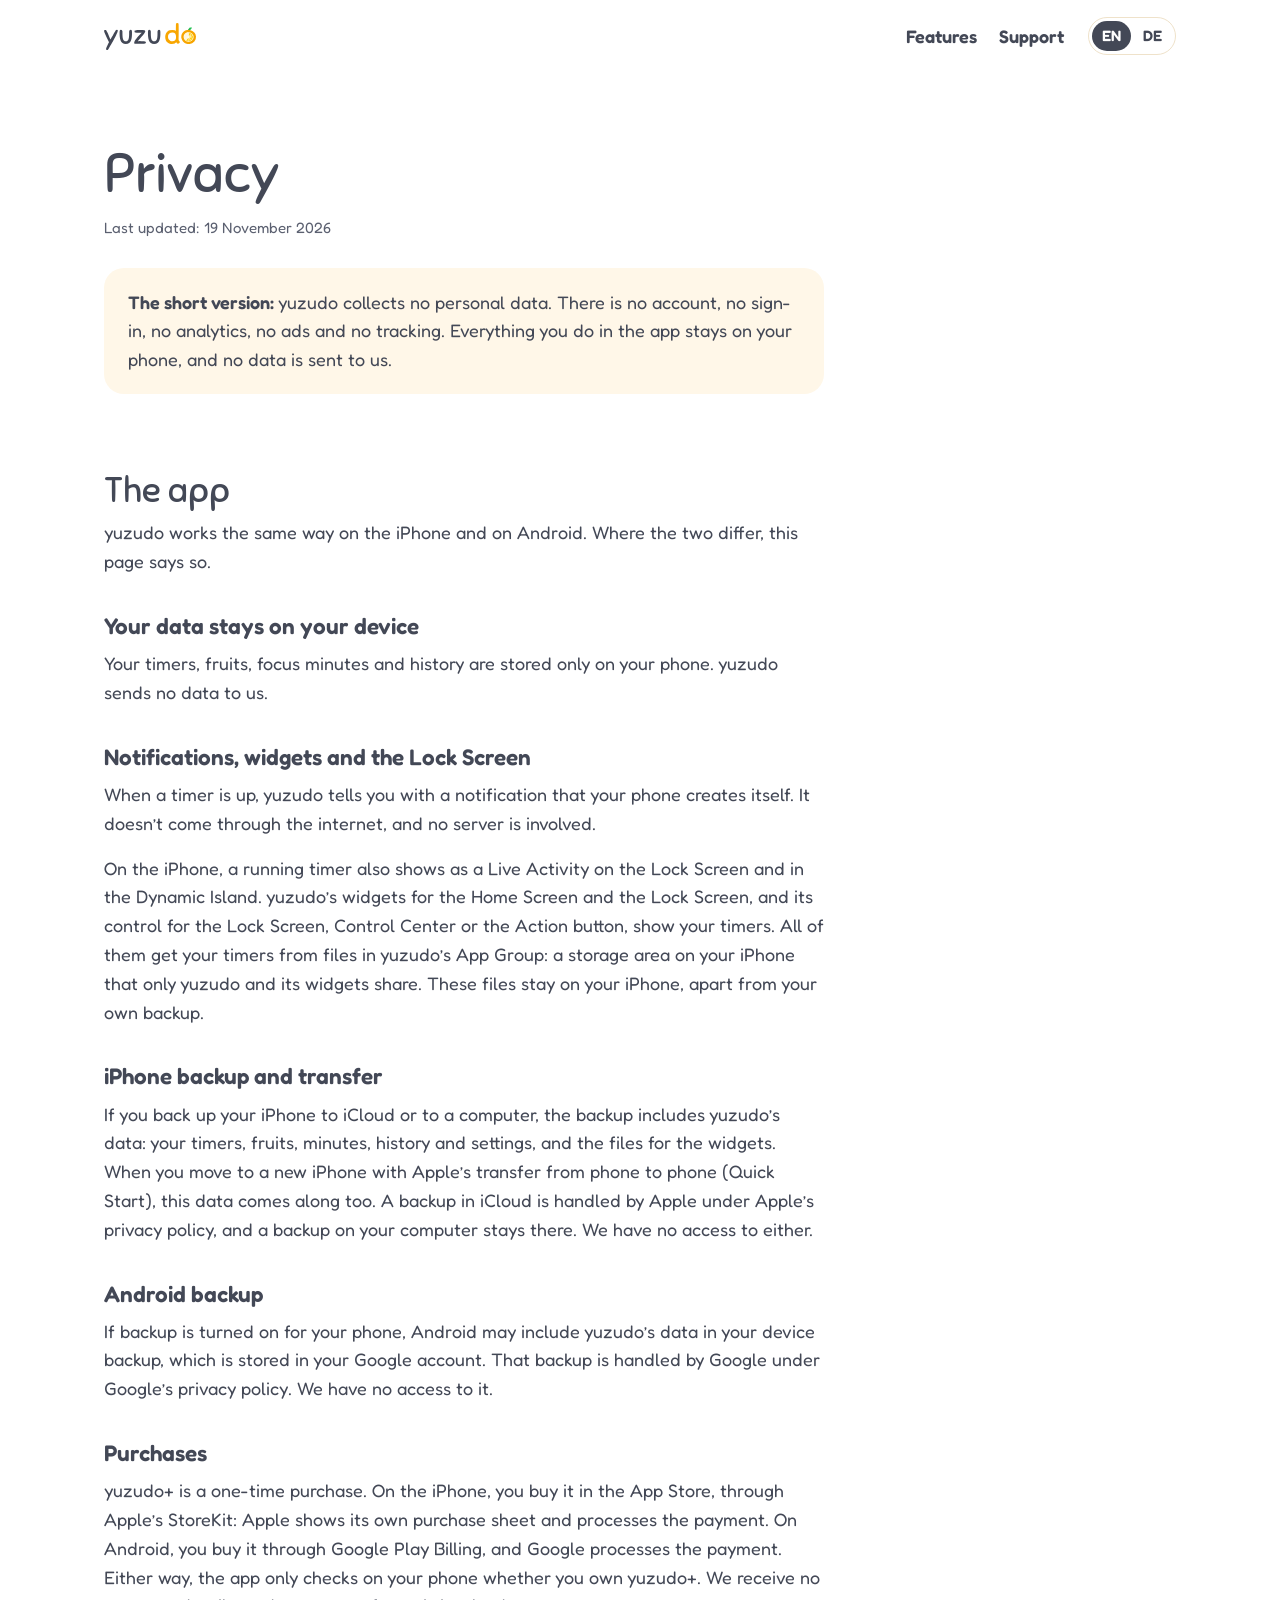
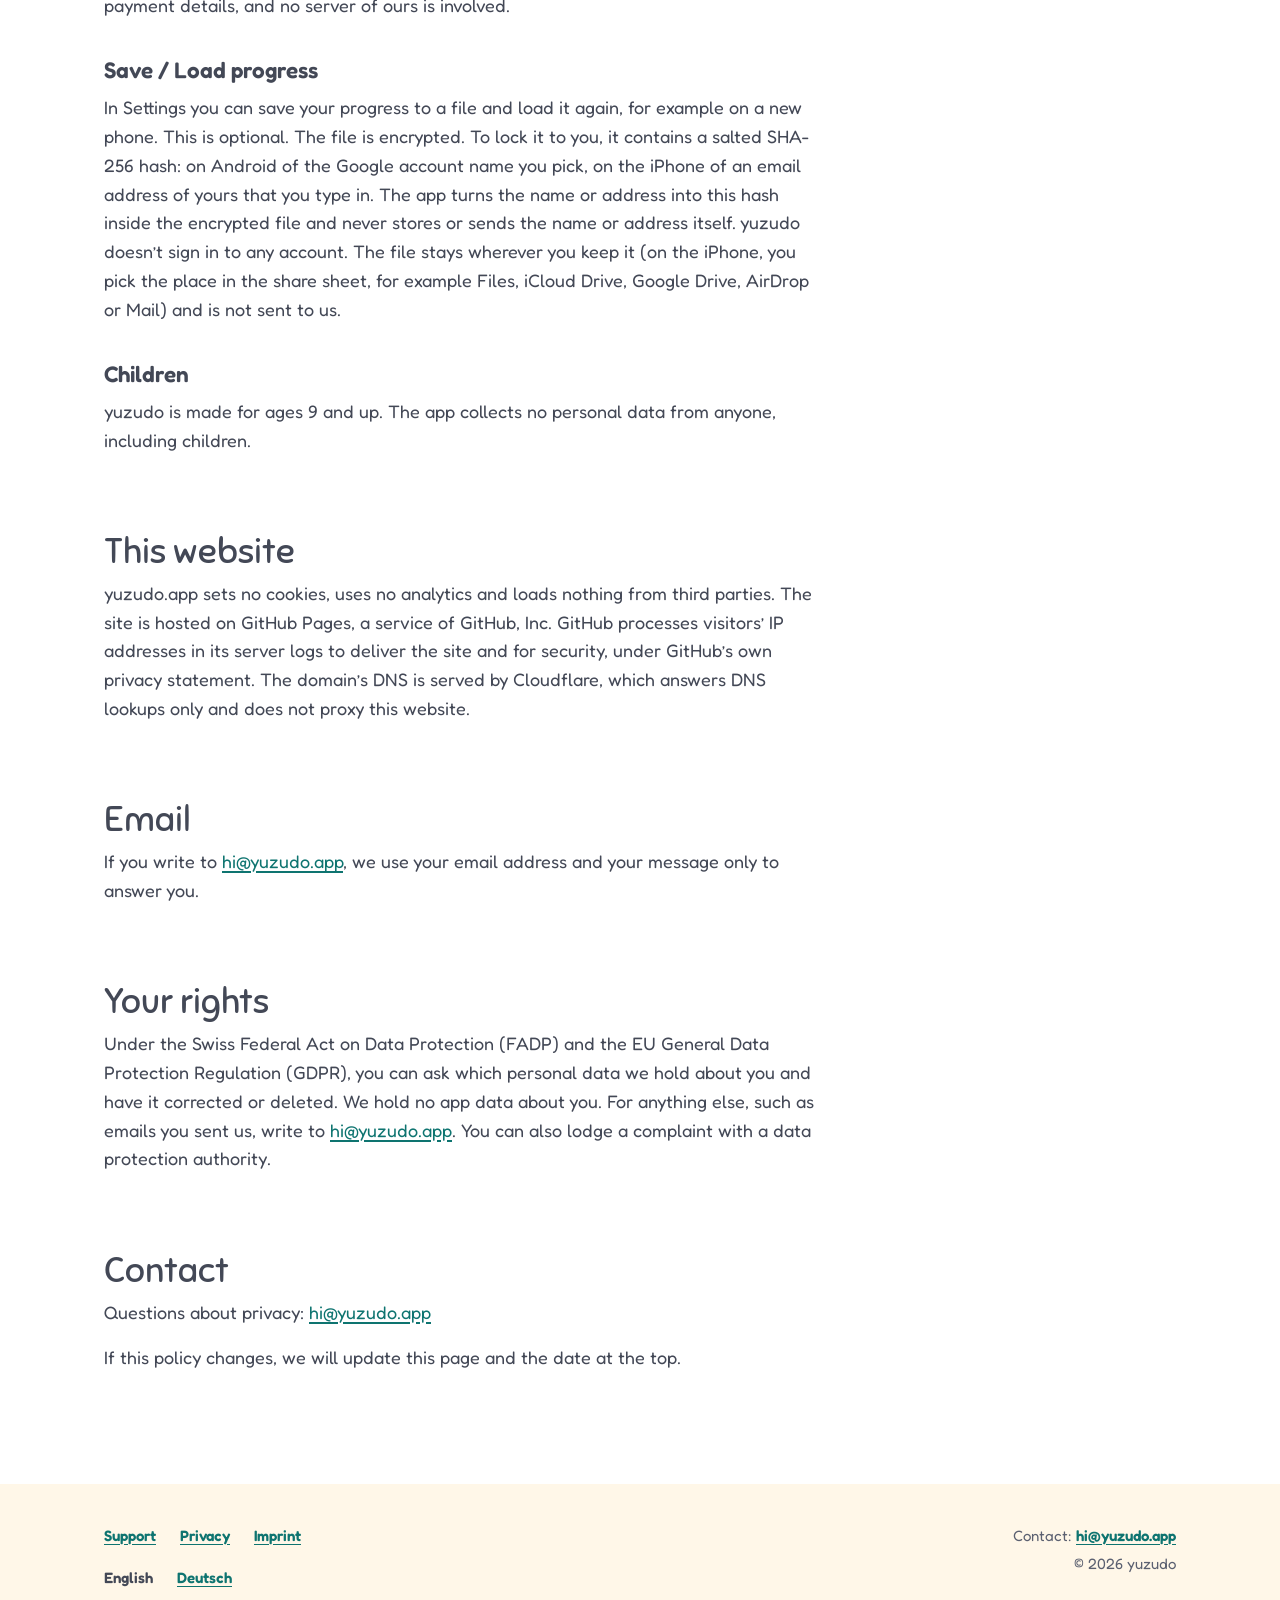
<file: privacy/index.html>
<!doctype html>
<html lang="en">
<head>
<meta charset="utf-8">
<meta name="viewport" content="width=device-width, initial-scale=1">
<title>Privacy – yuzudo</title>
<meta name="description" content="yuzudo collects no personal data: no account, no analytics, no ads, no tracking. Everything stays on your phone.">
<meta name="color-scheme" content="light dark">
<meta name="theme-color" content="#FFFFFF" media="(prefers-color-scheme: light)">
<meta name="theme-color" content="#1C1714" media="(prefers-color-scheme: dark)">
<link rel="canonical" href="https://yuzudo.app/privacy/">
<link rel="alternate" hreflang="en" href="https://yuzudo.app/privacy/">
<link rel="alternate" hreflang="de" href="https://yuzudo.app/de/datenschutz/">
<link rel="alternate" hreflang="x-default" href="https://yuzudo.app/privacy/">
<link rel="preload" href="/fonts/sniglet/sniglet-regular.woff2" as="font" type="font/woff2" crossorigin>
<link rel="preload" href="/fonts/fredoka/fredoka-latin-400-normal.woff2" as="font" type="font/woff2" crossorigin>
<link rel="stylesheet" href="/css/site.css">
<link rel="icon" href="/favicon.ico" sizes="48x48">
<link rel="icon" href="/favicon.svg" type="image/svg+xml">
<link rel="apple-touch-icon" href="/apple-touch-icon.png">
<link rel="manifest" href="/site.webmanifest">
<meta property="og:type" content="website">
<meta property="og:site_name" content="yuzudo">
<meta property="og:title" content="Privacy – yuzudo">
<meta property="og:description" content="yuzudo collects no personal data: no account, no analytics, no ads, no tracking. Everything stays on your phone.">
<meta property="og:url" content="https://yuzudo.app/privacy/">
<meta property="og:image" content="https://yuzudo.app/og.png">
<meta property="og:image:width" content="1200">
<meta property="og:image:height" content="630">
<meta property="og:image:alt" content="yuzudo wordmark on deep teal: the fruity focus timer">
<meta property="og:locale" content="en_GB">
<meta property="og:locale:alternate" content="de_CH">
<meta name="twitter:card" content="summary_large_image">
</head>
<body>
<a class="skip-link" href="#main">Skip to content</a>
<header class="site-header">
<div class="wrap">
<a class="brand" href="/"><picture><source media="(prefers-color-scheme: dark)" srcset="/img/brand/yuzudo-wordmark-b.svg"><img src="/img/brand/yuzudo-wordmark-a.svg" alt="yuzudo, home" width="3264" height="985"></picture></a>
<nav class="nav-main" aria-label="Main">
<ul>
<li><a href="/#features">Features</a></li>
<li><a href="/support/">Support</a></li>
</ul>
</nav>
<nav class="lang" aria-label="Language">
<a href="/privacy/" hreflang="en" lang="en" aria-current="true"><span aria-hidden="true">EN</span><span class="vh">English</span></a>
<a href="/de/datenschutz/" hreflang="de" lang="de"><span aria-hidden="true">DE</span><span class="vh">Deutsch</span></a>
</nav>
</div>
</header>
<main id="main" tabindex="-1" class="page">
<div class="wrap">
<article class="prose">
<h1>Privacy</h1>
<p class="updated">Last updated: 19 November 2026</p>
<p class="summary"><strong>The short version:</strong> yuzudo collects no personal data. There is no account, no sign-in, no analytics, no ads and no tracking. Everything you do in the app stays on your phone, and no data is sent to us.</p>

<h2>The app</h2>
<p>yuzudo works the same way on the iPhone and on Android. Where the two differ, this page says so.</p>
<h3>Your data stays on your device</h3>
<p>Your timers, fruits, focus minutes and history are stored only on your phone. yuzudo sends no data to us.</p>
<h3>Notifications, widgets and the Lock Screen</h3>
<p>When a timer is up, yuzudo tells you with a notification that your phone creates itself. It doesn’t come through the internet, and no server is involved.</p>
<p>On the iPhone, a running timer also shows as a Live Activity on the Lock Screen and in the Dynamic Island. yuzudo’s widgets for the Home Screen and the Lock Screen, and its control for the Lock Screen, Control Center or the Action button, show your timers. All of them get your timers from files in yuzudo’s App Group: a storage area on your iPhone that only yuzudo and its widgets share. These files stay on your iPhone, apart from your own backup.</p>
<h3>iPhone backup and transfer</h3>
<p>If you back up your iPhone to iCloud or to a computer, the backup includes yuzudo’s data: your timers, fruits, minutes, history and settings, and the files for the widgets. When you move to a new iPhone with Apple’s transfer from phone to phone (Quick Start), this data comes along too. A backup in iCloud is handled by Apple under Apple’s privacy policy, and a backup on your computer stays there. We have no access to either.</p>
<h3>Android backup</h3>
<p>If backup is turned on for your phone, Android may include yuzudo’s data in your device backup, which is stored in your Google account. That backup is handled by Google under Google’s privacy policy. We have no access to it.</p>
<h3>Purchases</h3>
<p>yuzudo+ is a one-time purchase. On the iPhone, you buy it in the App Store, through Apple’s StoreKit: Apple shows its own purchase sheet and processes the payment. On Android, you buy it through Google Play Billing, and Google processes the payment. Either way, the app only checks on your phone whether you own yuzudo+. We receive no payment details, and no server of ours is involved.</p>
<h3>Save / Load progress</h3>
<p>In Settings you can save your progress to a file and load it again, for example on a new phone. This is optional. The file is encrypted. To lock it to you, it contains a salted SHA-256 hash: on Android of the Google account name you pick, on the iPhone of an email address of yours that you type in. The app turns the name or address into this hash inside the encrypted file and never stores or sends the name or address itself. yuzudo doesn’t sign in to any account. The file stays wherever you keep it (on the iPhone, you pick the place in the share sheet, for example Files, iCloud Drive, Google Drive, AirDrop or Mail) and is not sent to us.</p>
<h3>Children</h3>
<p>yuzudo is made for ages 9 and up. The app collects no personal data from anyone, including children.</p>

<h2>This website</h2>
<p>yuzudo.app sets no cookies, uses no analytics and loads nothing from third parties. The site is hosted on GitHub Pages, a service of GitHub, Inc. GitHub processes visitors’ IP addresses in its server logs to deliver the site and for security, under GitHub’s own privacy statement. The domain’s DNS is served by Cloudflare, which answers DNS lookups only and does not proxy this website.</p>

<h2>Email</h2>
<p>If you write to <a href="mailto:hi@yuzudo.app">hi@yuzudo.app</a>, we use your email address and your message only to answer you.</p>

<h2>Your rights</h2>
<p>Under the Swiss Federal Act on Data Protection (FADP) and the EU General Data Protection Regulation (GDPR), you can ask which personal data we hold about you and have it corrected or deleted. We hold no app data about you. For anything else, such as emails you sent us, write to <a href="mailto:hi@yuzudo.app">hi@yuzudo.app</a>. You can also lodge a complaint with a data protection authority.</p>

<h2>Contact</h2>
<p>Questions about privacy: <a href="mailto:hi@yuzudo.app">hi@yuzudo.app</a></p>
<p>If this policy changes, we will update this page and the date at the top.</p>
</article>
</div>
</main>
<footer class="site-footer">
<div class="wrap">
<nav aria-label="Footer">
<ul>
<li><a href="/support/">Support</a></li>
<li><a href="/privacy/">Privacy</a></li>
<li><a href="/imprint/">Imprint</a></li>
</ul>
</nav>
<ul class="foot-lang" aria-label="Language">
<li><a href="/privacy/" hreflang="en" lang="en" aria-current="true">English</a></li>
<li><a href="/de/datenschutz/" hreflang="de" lang="de">Deutsch</a></li>
</ul>
<div class="foot-meta">
<p>Contact: <a href="mailto:hi@yuzudo.app">hi@yuzudo.app</a></p>
<p>© 2026 yuzudo</p>
</div>
</div>
</footer>
</body>
</html>
</file>
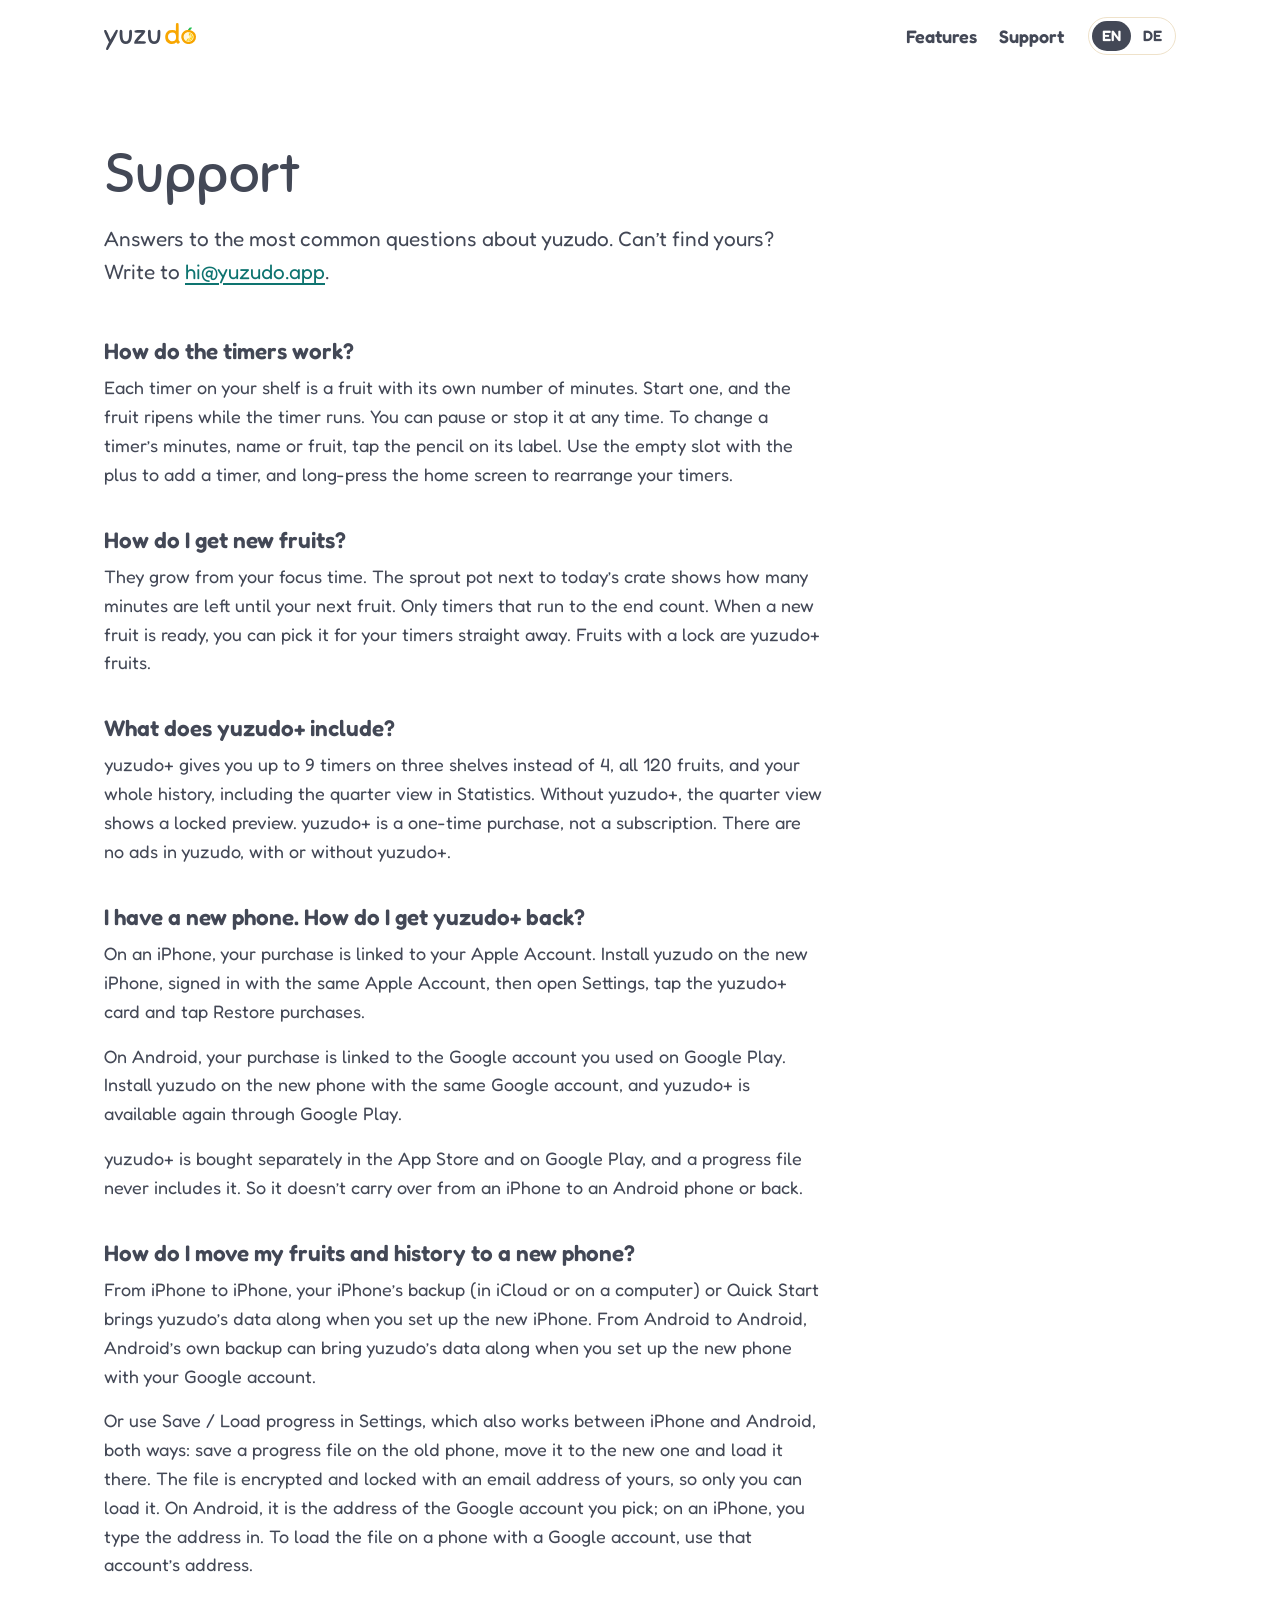
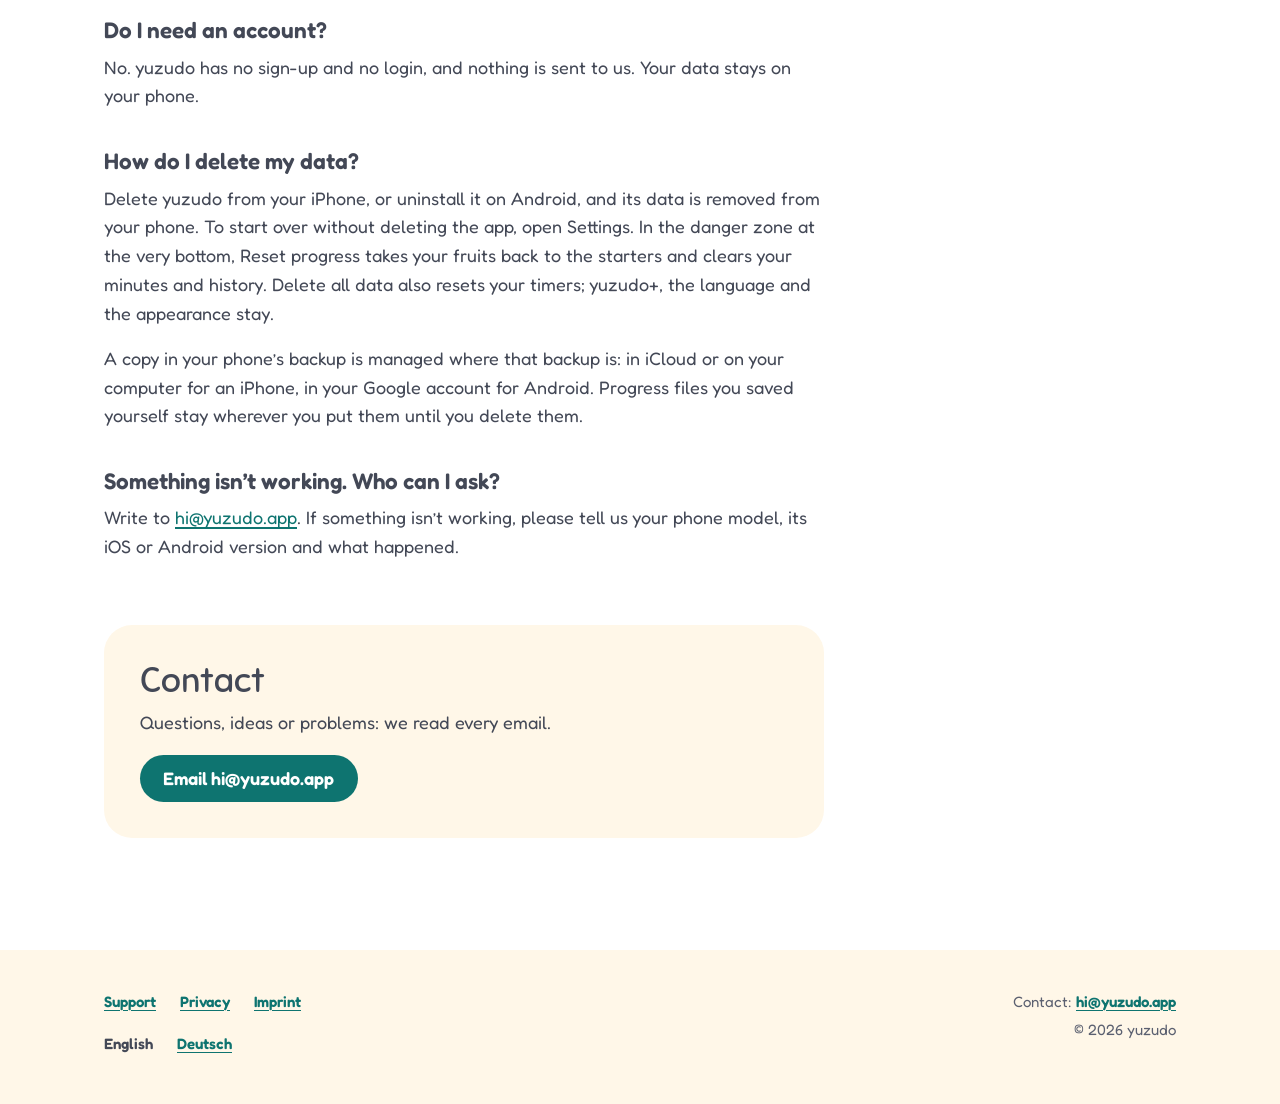
<file: support/index.html>
<!doctype html>
<html lang="en">
<head>
<meta charset="utf-8">
<meta name="viewport" content="width=device-width, initial-scale=1">
<title>Support – yuzudo</title>
<meta name="description" content="Answers about yuzudo: how the timers work, new fruits, yuzudo+, moving to a new phone and deleting your data.">
<meta name="color-scheme" content="light dark">
<meta name="theme-color" content="#FFFFFF" media="(prefers-color-scheme: light)">
<meta name="theme-color" content="#1C1714" media="(prefers-color-scheme: dark)">
<link rel="canonical" href="https://yuzudo.app/support/">
<link rel="alternate" hreflang="en" href="https://yuzudo.app/support/">
<link rel="alternate" hreflang="de" href="https://yuzudo.app/de/support/">
<link rel="alternate" hreflang="x-default" href="https://yuzudo.app/support/">
<link rel="preload" href="/fonts/sniglet/sniglet-regular.woff2" as="font" type="font/woff2" crossorigin>
<link rel="preload" href="/fonts/fredoka/fredoka-latin-400-normal.woff2" as="font" type="font/woff2" crossorigin>
<link rel="stylesheet" href="/css/site.css">
<link rel="icon" href="/favicon.ico" sizes="48x48">
<link rel="icon" href="/favicon.svg" type="image/svg+xml">
<link rel="apple-touch-icon" href="/apple-touch-icon.png">
<link rel="manifest" href="/site.webmanifest">
<meta property="og:type" content="website">
<meta property="og:site_name" content="yuzudo">
<meta property="og:title" content="Support – yuzudo">
<meta property="og:description" content="Answers about yuzudo: how the timers work, new fruits, yuzudo+, moving to a new phone and deleting your data.">
<meta property="og:url" content="https://yuzudo.app/support/">
<meta property="og:image" content="https://yuzudo.app/og.png">
<meta property="og:image:width" content="1200">
<meta property="og:image:height" content="630">
<meta property="og:image:alt" content="yuzudo wordmark on deep teal: the fruity focus timer">
<meta property="og:locale" content="en_GB">
<meta property="og:locale:alternate" content="de_CH">
<meta name="twitter:card" content="summary_large_image">
</head>
<body>
<a class="skip-link" href="#main">Skip to content</a>
<header class="site-header">
<div class="wrap">
<a class="brand" href="/"><picture><source media="(prefers-color-scheme: dark)" srcset="/img/brand/yuzudo-wordmark-b.svg"><img src="/img/brand/yuzudo-wordmark-a.svg" alt="yuzudo, home" width="3264" height="985"></picture></a>
<nav class="nav-main" aria-label="Main">
<ul>
<li><a href="/#features">Features</a></li>
<li><a href="/support/">Support</a></li>
</ul>
</nav>
<nav class="lang" aria-label="Language">
<a href="/support/" hreflang="en" lang="en" aria-current="true"><span aria-hidden="true">EN</span><span class="vh">English</span></a>
<a href="/de/support/" hreflang="de" lang="de"><span aria-hidden="true">DE</span><span class="vh">Deutsch</span></a>
</nav>
</div>
</header>
<main id="main" tabindex="-1" class="page">
<div class="wrap">
<div class="prose">
<h1>Support</h1>
<p class="lede">Answers to the most common questions about yuzudo. Can’t find yours? Write to <a href="mailto:hi@yuzudo.app">hi@yuzudo.app</a>.</p>
<div class="faq">
<section aria-labelledby="q1"><h2 id="q1">How do the timers work?</h2><p>Each timer on your shelf is a fruit with its own number of minutes. Start one, and the fruit ripens while the timer runs. You can pause or stop it at any time. To change a timer’s minutes, name or fruit, tap the pencil on its label. Use the empty slot with the plus to add a timer, and long-press the home screen to rearrange your timers.</p></section>
<section aria-labelledby="q2"><h2 id="q2">How do I get new fruits?</h2><p>They grow from your focus time. The sprout pot next to today’s crate shows how many minutes are left until your next fruit. Only timers that run to the end count. When a new fruit is ready, you can pick it for your timers straight away. Fruits with a lock are yuzudo+ fruits.</p></section>
<section aria-labelledby="q3"><h2 id="q3">What does yuzudo+ include?</h2><p>yuzudo+ gives you up to 9 timers on three shelves instead of 4, all 120 fruits, and your whole history, including the quarter view in Statistics. Without yuzudo+, the quarter view shows a locked preview. yuzudo+ is a one-time purchase, not a subscription. There are no ads in yuzudo, with or without yuzudo+.</p></section>
<section aria-labelledby="q4"><h2 id="q4">I have a new phone. How do I get yuzudo+ back?</h2><p>On an iPhone, your purchase is linked to your Apple Account. Install yuzudo on the new iPhone, signed in with the same Apple Account, then open Settings, tap the yuzudo+ card and tap Restore purchases.</p><p>On Android, your purchase is linked to the Google account you used on Google Play. Install yuzudo on the new phone with the same Google account, and yuzudo+ is available again through Google Play.</p><p>yuzudo+ is bought separately in the App Store and on Google Play, and a progress file never includes it. So it doesn’t carry over from an iPhone to an Android phone or back.</p></section>
<section aria-labelledby="q5"><h2 id="q5">How do I move my fruits and history to a new phone?</h2><p>From iPhone to iPhone, your iPhone’s backup (in iCloud or on a computer) or Quick Start brings yuzudo’s data along when you set up the new iPhone. From Android to Android, Android’s own backup can bring yuzudo’s data along when you set up the new phone with your Google account.</p><p>Or use Save / Load progress in Settings, which also works between iPhone and Android, both ways: save a progress file on the old phone, move it to the new one and load it there. The file is encrypted and locked with an email address of yours, so only you can load it. On Android, it is the address of the Google account you pick; on an iPhone, you type the address in. To load the file on a phone with a Google account, use that account’s address.</p></section>
<section aria-labelledby="q6"><h2 id="q6">Do I need an account?</h2><p>No. yuzudo has no sign-up and no login, and nothing is sent to us. Your data stays on your phone.</p></section>
<section aria-labelledby="q7"><h2 id="q7">How do I delete my data?</h2><p>Delete yuzudo from your iPhone, or uninstall it on Android, and its data is removed from your phone. To start over without deleting the app, open Settings. In the danger zone at the very bottom, Reset progress takes your fruits back to the starters and clears your minutes and history. Delete all data also resets your timers; yuzudo+, the language and the appearance stay.</p><p>A copy in your phone’s backup is managed where that backup is: in iCloud or on your computer for an iPhone, in your Google account for Android. Progress files you saved yourself stay wherever you put them until you delete them.</p></section>
<section aria-labelledby="q8"><h2 id="q8">Something isn’t working. Who can I ask?</h2><p>Write to <a href="mailto:hi@yuzudo.app">hi@yuzudo.app</a>. If something isn’t working, please tell us your phone model, its iOS or Android version and what happened.</p></section>
</div>
<section class="contact-card" aria-labelledby="contact-title">
<h2 id="contact-title">Contact</h2>
<p>Questions, ideas or problems: we read every email.</p>
<a class="btn" href="mailto:hi@yuzudo.app">Email hi@yuzudo.app</a>
</section>
</div>
</div>
</main>
<footer class="site-footer">
<div class="wrap">
<nav aria-label="Footer">
<ul>
<li><a href="/support/">Support</a></li>
<li><a href="/privacy/">Privacy</a></li>
<li><a href="/imprint/">Imprint</a></li>
</ul>
</nav>
<ul class="foot-lang" aria-label="Language">
<li><a href="/support/" hreflang="en" lang="en" aria-current="true">English</a></li>
<li><a href="/de/support/" hreflang="de" lang="de">Deutsch</a></li>
</ul>
<div class="foot-meta">
<p>Contact: <a href="mailto:hi@yuzudo.app">hi@yuzudo.app</a></p>
<p>© 2026 yuzudo</p>
</div>
</div>
</footer>
</body>
</html>
</file>
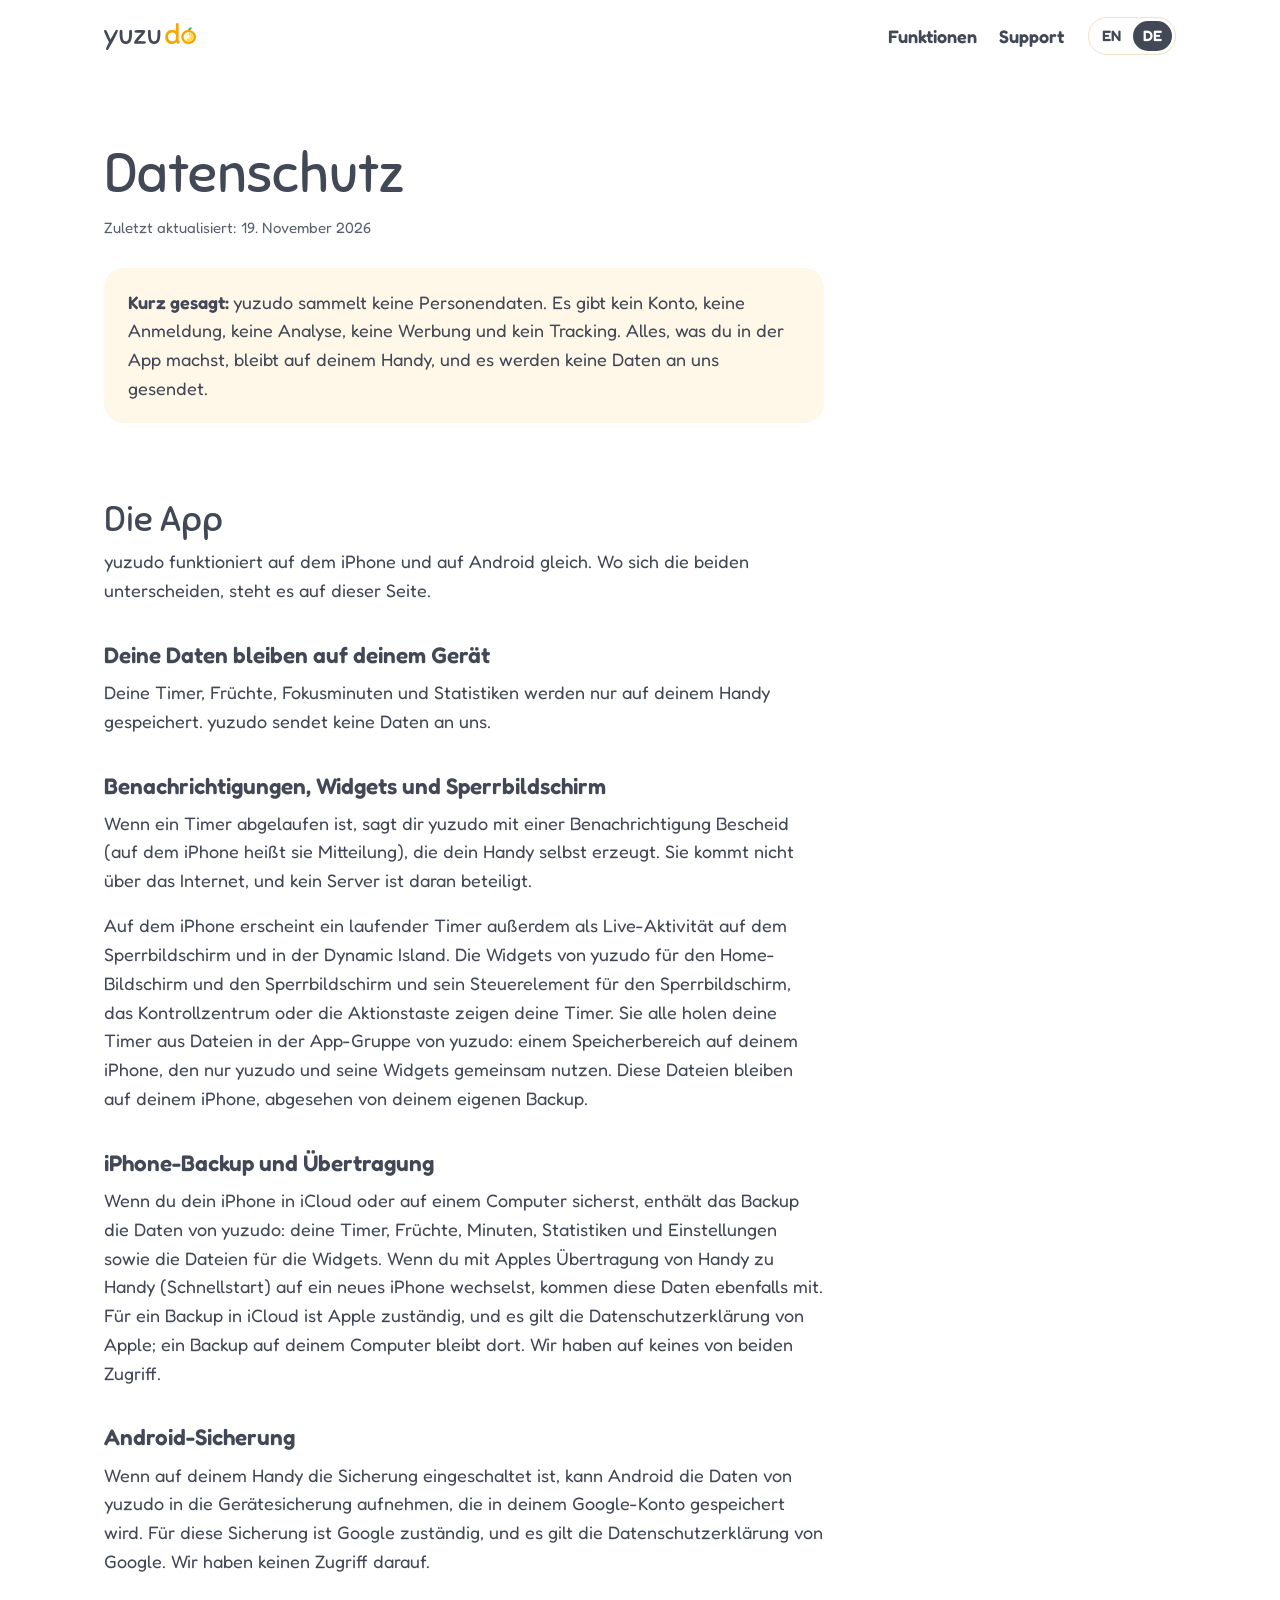
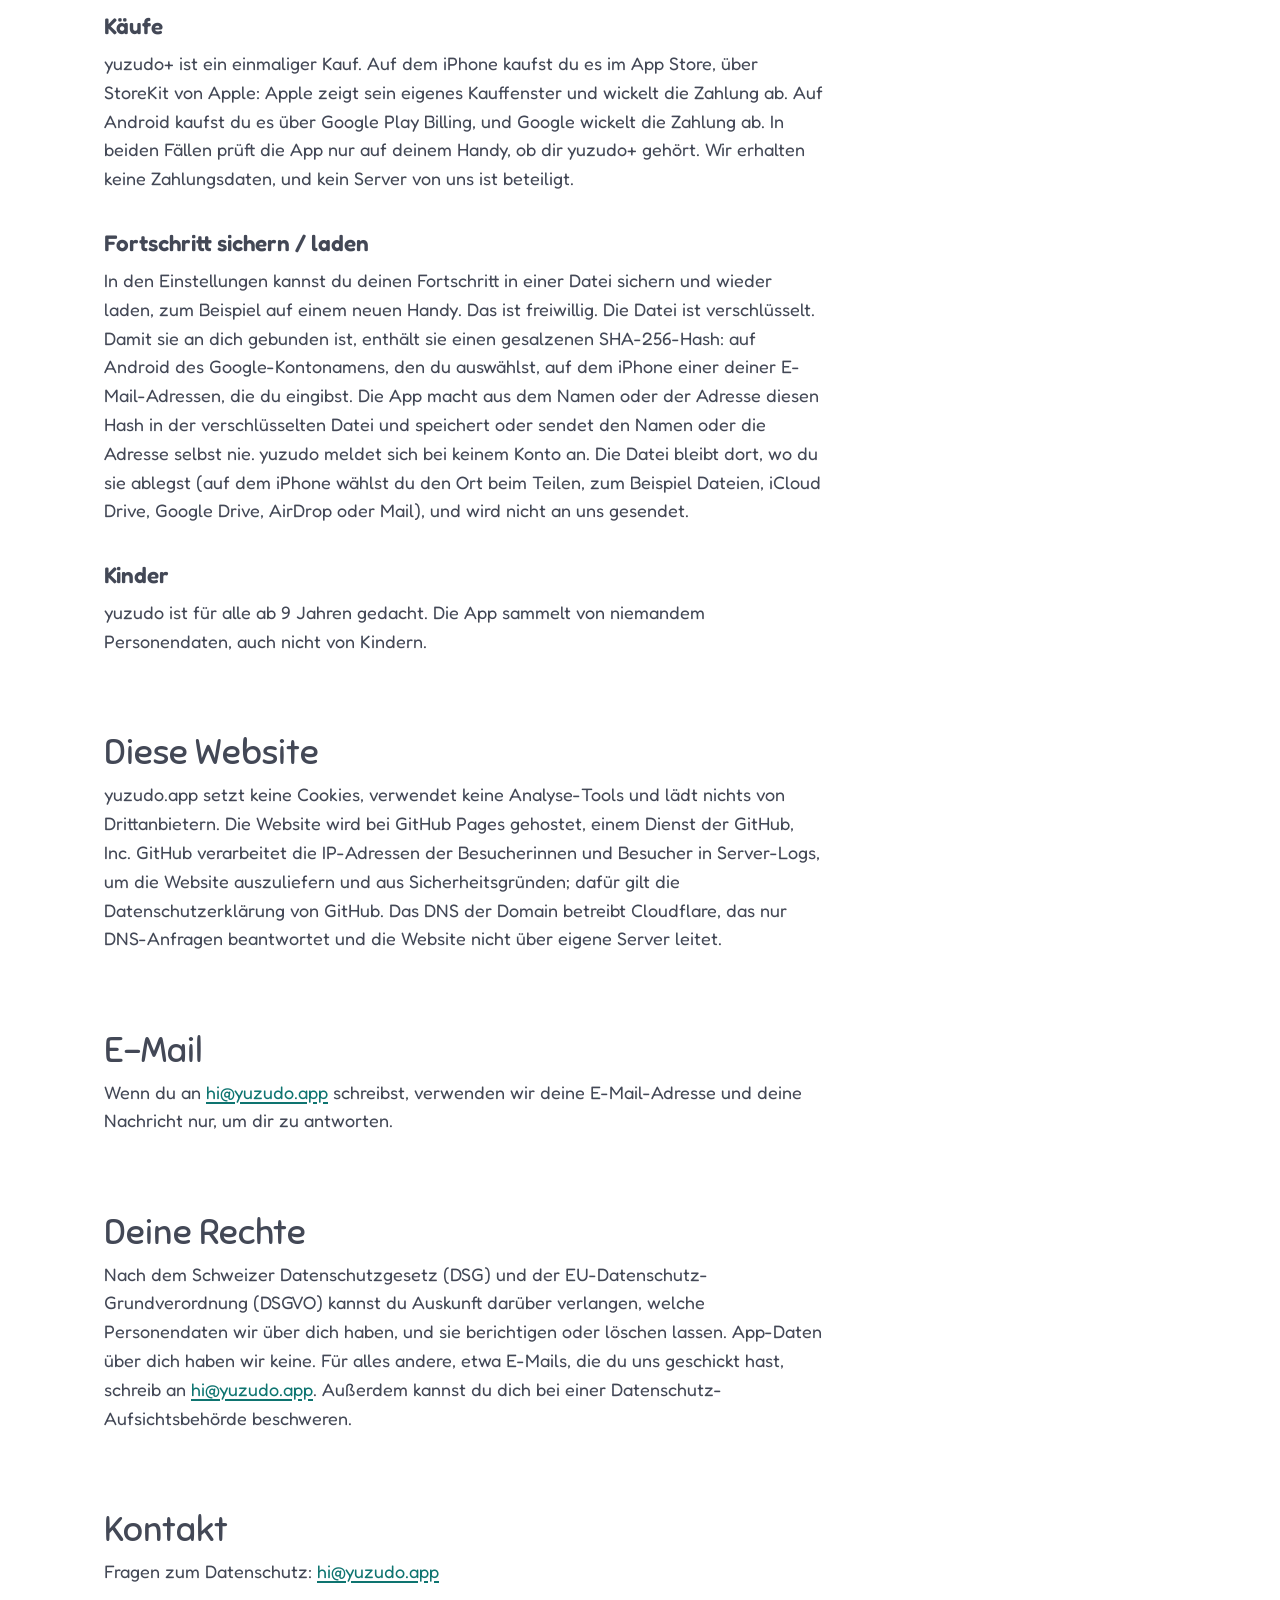
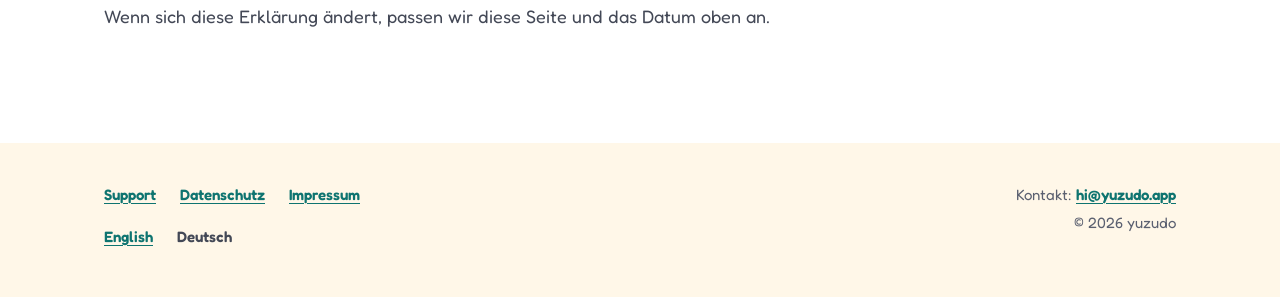
<file: de/datenschutz/index.html>
<!doctype html>
<html lang="de">
<head>
<meta charset="utf-8">
<meta name="viewport" content="width=device-width, initial-scale=1">
<title>Datenschutz – yuzudo</title>
<meta name="description" content="yuzudo sammelt keine Personendaten: kein Konto, keine Analyse, keine Werbung, kein Tracking. Alles bleibt auf deinem Handy.">
<meta name="color-scheme" content="light dark">
<meta name="theme-color" content="#FFFFFF" media="(prefers-color-scheme: light)">
<meta name="theme-color" content="#1C1714" media="(prefers-color-scheme: dark)">
<link rel="canonical" href="https://yuzudo.app/de/datenschutz/">
<link rel="alternate" hreflang="en" href="https://yuzudo.app/privacy/">
<link rel="alternate" hreflang="de" href="https://yuzudo.app/de/datenschutz/">
<link rel="alternate" hreflang="x-default" href="https://yuzudo.app/privacy/">
<link rel="preload" href="/fonts/sniglet/sniglet-regular.woff2" as="font" type="font/woff2" crossorigin>
<link rel="preload" href="/fonts/fredoka/fredoka-latin-400-normal.woff2" as="font" type="font/woff2" crossorigin>
<link rel="stylesheet" href="/css/site.css">
<link rel="icon" href="/favicon.ico" sizes="48x48">
<link rel="icon" href="/favicon.svg" type="image/svg+xml">
<link rel="apple-touch-icon" href="/apple-touch-icon.png">
<link rel="manifest" href="/site.webmanifest">
<meta property="og:type" content="website">
<meta property="og:site_name" content="yuzudo">
<meta property="og:title" content="Datenschutz – yuzudo">
<meta property="og:description" content="yuzudo sammelt keine Personendaten: kein Konto, keine Analyse, keine Werbung, kein Tracking. Alles bleibt auf deinem Handy.">
<meta property="og:url" content="https://yuzudo.app/de/datenschutz/">
<meta property="og:image" content="https://yuzudo.app/og.png">
<meta property="og:image:width" content="1200">
<meta property="og:image:height" content="630">
<meta property="og:image:alt" content="yuzudo-Schriftzug auf Petrol: the fruity focus timer">
<meta property="og:locale" content="de_CH">
<meta property="og:locale:alternate" content="en_GB">
<meta name="twitter:card" content="summary_large_image">
</head>
<body>
<a class="skip-link" href="#main">Zum Inhalt springen</a>
<header class="site-header">
<div class="wrap">
<a class="brand" href="/de/"><picture><source media="(prefers-color-scheme: dark)" srcset="/img/brand/yuzudo-wordmark-b.svg"><img src="/img/brand/yuzudo-wordmark-a.svg" alt="yuzudo, Startseite" width="3264" height="985"></picture></a>
<nav class="nav-main" aria-label="Hauptmenü">
<ul>
<li><a href="/de/#funktionen">Funktionen</a></li>
<li><a href="/de/support/">Support</a></li>
</ul>
</nav>
<nav class="lang" aria-label="Sprache">
<a href="/privacy/" hreflang="en" lang="en"><span aria-hidden="true">EN</span><span class="vh">English</span></a>
<a href="/de/datenschutz/" hreflang="de" lang="de" aria-current="true"><span aria-hidden="true">DE</span><span class="vh">Deutsch</span></a>
</nav>
</div>
</header>
<main id="main" tabindex="-1" class="page">
<div class="wrap">
<article class="prose">
<h1>Datenschutz</h1>
<p class="updated">Zuletzt aktualisiert: 19. November 2026</p>
<p class="summary"><strong>Kurz gesagt:</strong> yuzudo sammelt keine Personendaten. Es gibt kein Konto, keine Anmeldung, keine Analyse, keine Werbung und kein Tracking. Alles, was du in der App machst, bleibt auf deinem Handy, und es werden keine Daten an uns gesendet.</p>

<h2>Die App</h2>
<p>yuzudo funktioniert auf dem iPhone und auf Android gleich. Wo sich die beiden unterscheiden, steht es auf dieser Seite.</p>
<h3>Deine Daten bleiben auf deinem Gerät</h3>
<p>Deine Timer, Früchte, Fokusminuten und Statistiken werden nur auf deinem Handy gespeichert. yuzudo sendet keine Daten an uns.</p>
<h3>Benachrichtigungen, Widgets und Sperrbildschirm</h3>
<p>Wenn ein Timer abgelaufen ist, sagt dir yuzudo mit einer Benachrichtigung Bescheid (auf dem iPhone heißt sie Mitteilung), die dein Handy selbst erzeugt. Sie kommt nicht über das Internet, und kein Server ist daran beteiligt.</p>
<p>Auf dem iPhone erscheint ein laufender Timer außerdem als Live-Aktivität auf dem Sperrbildschirm und in der Dynamic Island. Die Widgets von yuzudo für den Home-Bildschirm und den Sperrbildschirm und sein Steuerelement für den Sperrbildschirm, das Kontrollzentrum oder die Aktionstaste zeigen deine Timer. Sie alle holen deine Timer aus Dateien in der App-Gruppe von yuzudo: einem Speicherbereich auf deinem iPhone, den nur yuzudo und seine Widgets gemeinsam nutzen. Diese Dateien bleiben auf deinem iPhone, abgesehen von deinem eigenen Backup.</p>
<h3>iPhone-Backup und Übertragung</h3>
<p>Wenn du dein iPhone in iCloud oder auf einem Computer sicherst, enthält das Backup die Daten von yuzudo: deine Timer, Früchte, Minuten, Statistiken und Einstellungen sowie die Dateien für die Widgets. Wenn du mit Apples Übertragung von Handy zu Handy (Schnellstart) auf ein neues iPhone wechselst, kommen diese Daten ebenfalls mit. Für ein Backup in iCloud ist Apple zuständig, und es gilt die Datenschutzerklärung von Apple; ein Backup auf deinem Computer bleibt dort. Wir haben auf keines von beiden Zugriff.</p>
<h3>Android-Sicherung</h3>
<p>Wenn auf deinem Handy die Sicherung eingeschaltet ist, kann Android die Daten von yuzudo in die Gerätesicherung aufnehmen, die in deinem Google-Konto gespeichert wird. Für diese Sicherung ist Google zuständig, und es gilt die Datenschutzerklärung von Google. Wir haben keinen Zugriff darauf.</p>
<h3>Käufe</h3>
<p>yuzudo+ ist ein einmaliger Kauf. Auf dem iPhone kaufst du es im App Store, über StoreKit von Apple: Apple zeigt sein eigenes Kauffenster und wickelt die Zahlung ab. Auf Android kaufst du es über Google Play Billing, und Google wickelt die Zahlung ab. In beiden Fällen prüft die App nur auf deinem Handy, ob dir yuzudo+ gehört. Wir erhalten keine Zahlungsdaten, und kein Server von uns ist beteiligt.</p>
<h3>Fortschritt sichern / laden</h3>
<p>In den Einstellungen kannst du deinen Fortschritt in einer Datei sichern und wieder laden, zum Beispiel auf einem neuen Handy. Das ist freiwillig. Die Datei ist verschlüsselt. Damit sie an dich gebunden ist, enthält sie einen gesalzenen SHA-256-Hash: auf Android des Google-Kontonamens, den du auswählst, auf dem iPhone einer deiner E-Mail-Adressen, die du eingibst. Die App macht aus dem Namen oder der Adresse diesen Hash in der verschlüsselten Datei und speichert oder sendet den Namen oder die Adresse selbst nie. yuzudo meldet sich bei keinem Konto an. Die Datei bleibt dort, wo du sie ablegst (auf dem iPhone wählst du den Ort beim Teilen, zum Beispiel Dateien, iCloud Drive, Google Drive, AirDrop oder Mail), und wird nicht an uns gesendet.</p>
<h3>Kinder</h3>
<p>yuzudo ist für alle ab 9 Jahren gedacht. Die App sammelt von niemandem Personendaten, auch nicht von Kindern.</p>

<h2>Diese Website</h2>
<p>yuzudo.app setzt keine Cookies, verwendet keine Analyse-Tools und lädt nichts von Drittanbietern. Die Website wird bei GitHub Pages gehostet, einem Dienst der GitHub, Inc. GitHub verarbeitet die IP-Adressen der Besucherinnen und Besucher in Server-Logs, um die Website auszuliefern und aus Sicherheitsgründen; dafür gilt die Datenschutzerklärung von GitHub. Das DNS der Domain betreibt Cloudflare, das nur DNS-Anfragen beantwortet und die Website nicht über eigene Server leitet.</p>

<h2>E-Mail</h2>
<p>Wenn du an <a href="mailto:hi@yuzudo.app">hi@yuzudo.app</a> schreibst, verwenden wir deine E-Mail-Adresse und deine Nachricht nur, um dir zu antworten.</p>

<h2>Deine Rechte</h2>
<p>Nach dem Schweizer Datenschutzgesetz (DSG) und der EU-Datenschutz-Grundverordnung (DSGVO) kannst du Auskunft darüber verlangen, welche Personendaten wir über dich haben, und sie berichtigen oder löschen lassen. App-Daten über dich haben wir keine. Für alles andere, etwa E-Mails, die du uns geschickt hast, schreib an <a href="mailto:hi@yuzudo.app">hi@yuzudo.app</a>. Außerdem kannst du dich bei einer Datenschutz-Aufsichtsbehörde beschweren.</p>

<h2>Kontakt</h2>
<p>Fragen zum Datenschutz: <a href="mailto:hi@yuzudo.app">hi@yuzudo.app</a></p>
<p>Wenn sich diese Erklärung ändert, passen wir diese Seite und das Datum oben an.</p>
</article>
</div>
</main>
<footer class="site-footer">
<div class="wrap">
<nav aria-label="Fußzeile">
<ul>
<li><a href="/de/support/">Support</a></li>
<li><a href="/de/datenschutz/">Datenschutz</a></li>
<li><a href="/de/impressum/">Impressum</a></li>
</ul>
</nav>
<ul class="foot-lang" aria-label="Sprache">
<li><a href="/privacy/" hreflang="en" lang="en">English</a></li>
<li><a href="/de/datenschutz/" hreflang="de" lang="de" aria-current="true">Deutsch</a></li>
</ul>
<div class="foot-meta">
<p>Kontakt: <a href="mailto:hi@yuzudo.app">hi@yuzudo.app</a></p>
<p>© 2026 yuzudo</p>
</div>
</div>
</footer>
</body>
</html>
</file>
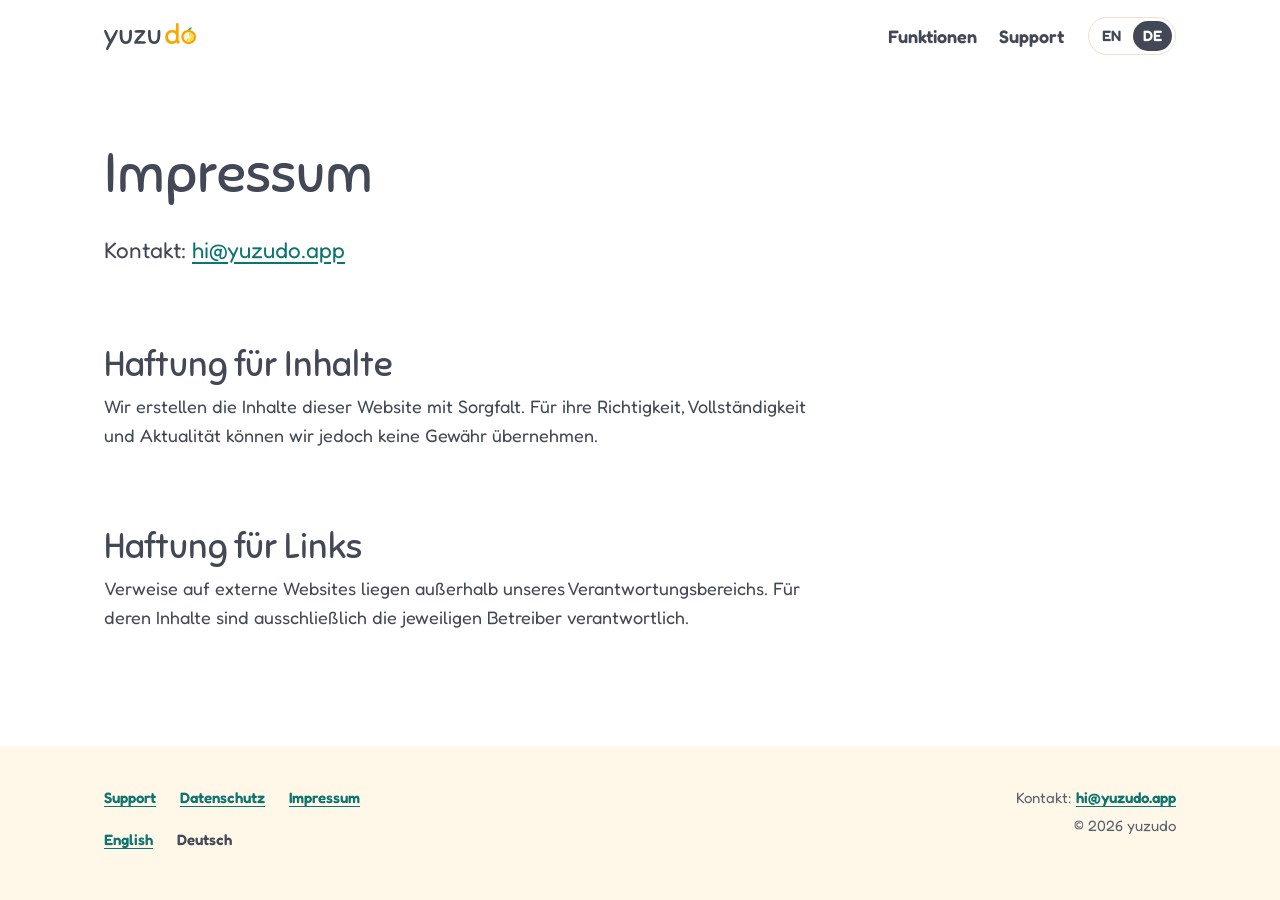
<file: de/impressum/index.html>
<!doctype html>
<html lang="de">
<head>
<meta charset="utf-8">
<meta name="viewport" content="width=device-width, initial-scale=1">
<title>Impressum – yuzudo</title>
<meta name="description" content="Impressum und Kontakt von yuzudo.">
<meta name="color-scheme" content="light dark">
<meta name="theme-color" content="#FFFFFF" media="(prefers-color-scheme: light)">
<meta name="theme-color" content="#1C1714" media="(prefers-color-scheme: dark)">
<link rel="canonical" href="https://yuzudo.app/de/impressum/">
<link rel="alternate" hreflang="en" href="https://yuzudo.app/imprint/">
<link rel="alternate" hreflang="de" href="https://yuzudo.app/de/impressum/">
<link rel="alternate" hreflang="x-default" href="https://yuzudo.app/imprint/">
<link rel="preload" href="/fonts/sniglet/sniglet-regular.woff2" as="font" type="font/woff2" crossorigin>
<link rel="preload" href="/fonts/fredoka/fredoka-latin-400-normal.woff2" as="font" type="font/woff2" crossorigin>
<link rel="stylesheet" href="/css/site.css">
<link rel="icon" href="/favicon.ico" sizes="48x48">
<link rel="icon" href="/favicon.svg" type="image/svg+xml">
<link rel="apple-touch-icon" href="/apple-touch-icon.png">
<link rel="manifest" href="/site.webmanifest">
<meta property="og:type" content="website">
<meta property="og:site_name" content="yuzudo">
<meta property="og:title" content="Impressum – yuzudo">
<meta property="og:description" content="Impressum und Kontakt von yuzudo.">
<meta property="og:url" content="https://yuzudo.app/de/impressum/">
<meta property="og:image" content="https://yuzudo.app/og.png">
<meta property="og:image:width" content="1200">
<meta property="og:image:height" content="630">
<meta property="og:image:alt" content="yuzudo-Schriftzug auf Petrol: the fruity focus timer">
<meta property="og:locale" content="de_CH">
<meta property="og:locale:alternate" content="en_GB">
<meta name="twitter:card" content="summary_large_image">
</head>
<body>
<a class="skip-link" href="#main">Zum Inhalt springen</a>
<header class="site-header">
<div class="wrap">
<a class="brand" href="/de/"><picture><source media="(prefers-color-scheme: dark)" srcset="/img/brand/yuzudo-wordmark-b.svg"><img src="/img/brand/yuzudo-wordmark-a.svg" alt="yuzudo, Startseite" width="3264" height="985"></picture></a>
<nav class="nav-main" aria-label="Hauptmenü">
<ul>
<li><a href="/de/#funktionen">Funktionen</a></li>
<li><a href="/de/support/">Support</a></li>
</ul>
</nav>
<nav class="lang" aria-label="Sprache">
<a href="/imprint/" hreflang="en" lang="en"><span aria-hidden="true">EN</span><span class="vh">English</span></a>
<a href="/de/impressum/" hreflang="de" lang="de" aria-current="true"><span aria-hidden="true">DE</span><span class="vh">Deutsch</span></a>
</nav>
</div>
</header>
<main id="main" tabindex="-1" class="page">
<div class="wrap">
<article class="prose">
<h1>Impressum</h1>
<!-- IMPRINT:START -->
<p class="contact-line">Kontakt: <a href="mailto:hi@yuzudo.app">hi@yuzudo.app</a></p>
<!-- IMPRINT:END -->

<h2>Haftung für Inhalte</h2>
<p>Wir erstellen die Inhalte dieser Website mit Sorgfalt. Für ihre Richtigkeit, Vollständigkeit und Aktualität können wir jedoch keine Gewähr übernehmen.</p>

<h2>Haftung für Links</h2>
<p>Verweise auf externe Websites liegen außerhalb unseres Verantwortungsbereichs. Für deren Inhalte sind ausschließlich die jeweiligen Betreiber verantwortlich.</p>
</article>
</div>
</main>
<footer class="site-footer">
<div class="wrap">
<nav aria-label="Fußzeile">
<ul>
<li><a href="/de/support/">Support</a></li>
<li><a href="/de/datenschutz/">Datenschutz</a></li>
<li><a href="/de/impressum/">Impressum</a></li>
</ul>
</nav>
<ul class="foot-lang" aria-label="Sprache">
<li><a href="/imprint/" hreflang="en" lang="en">English</a></li>
<li><a href="/de/impressum/" hreflang="de" lang="de" aria-current="true">Deutsch</a></li>
</ul>
<div class="foot-meta">
<p>Kontakt: <a href="mailto:hi@yuzudo.app">hi@yuzudo.app</a></p>
<p>© 2026 yuzudo</p>
</div>
</div>
</footer>
</body>
</html>
</file>
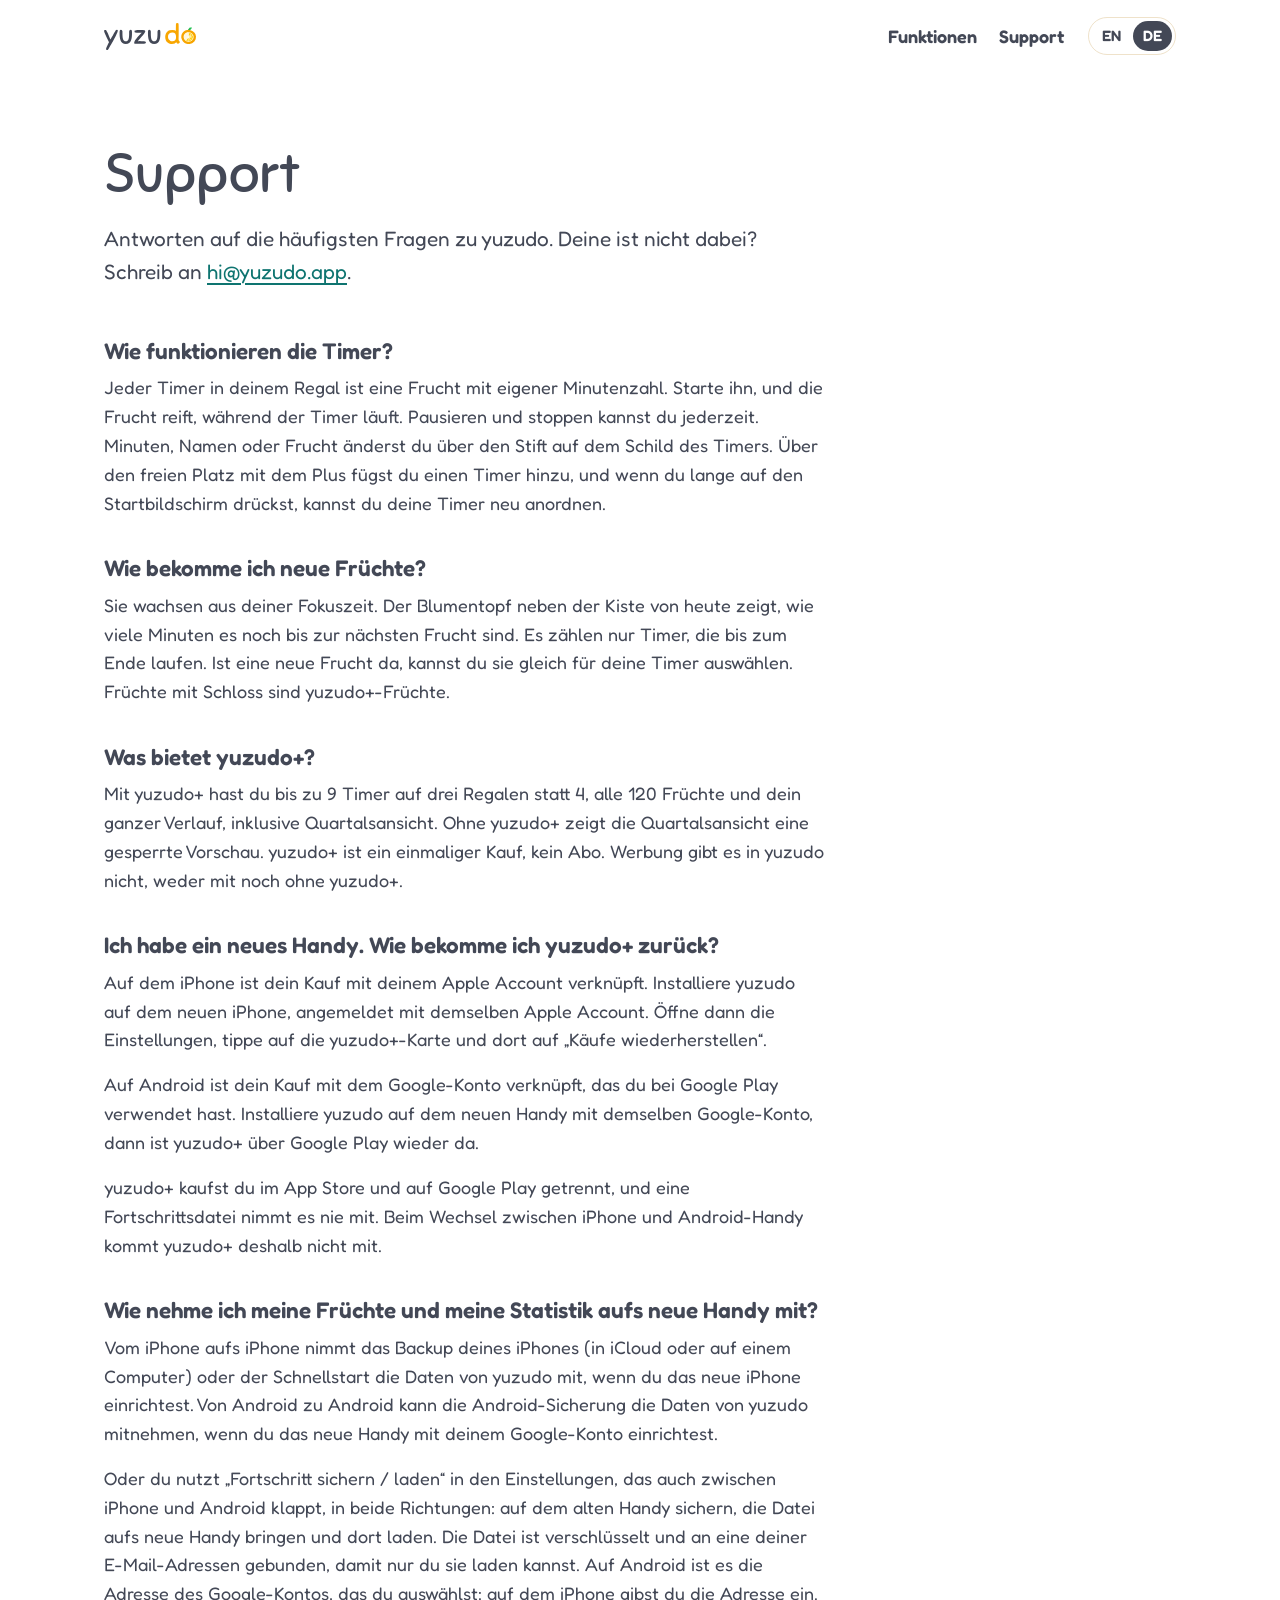
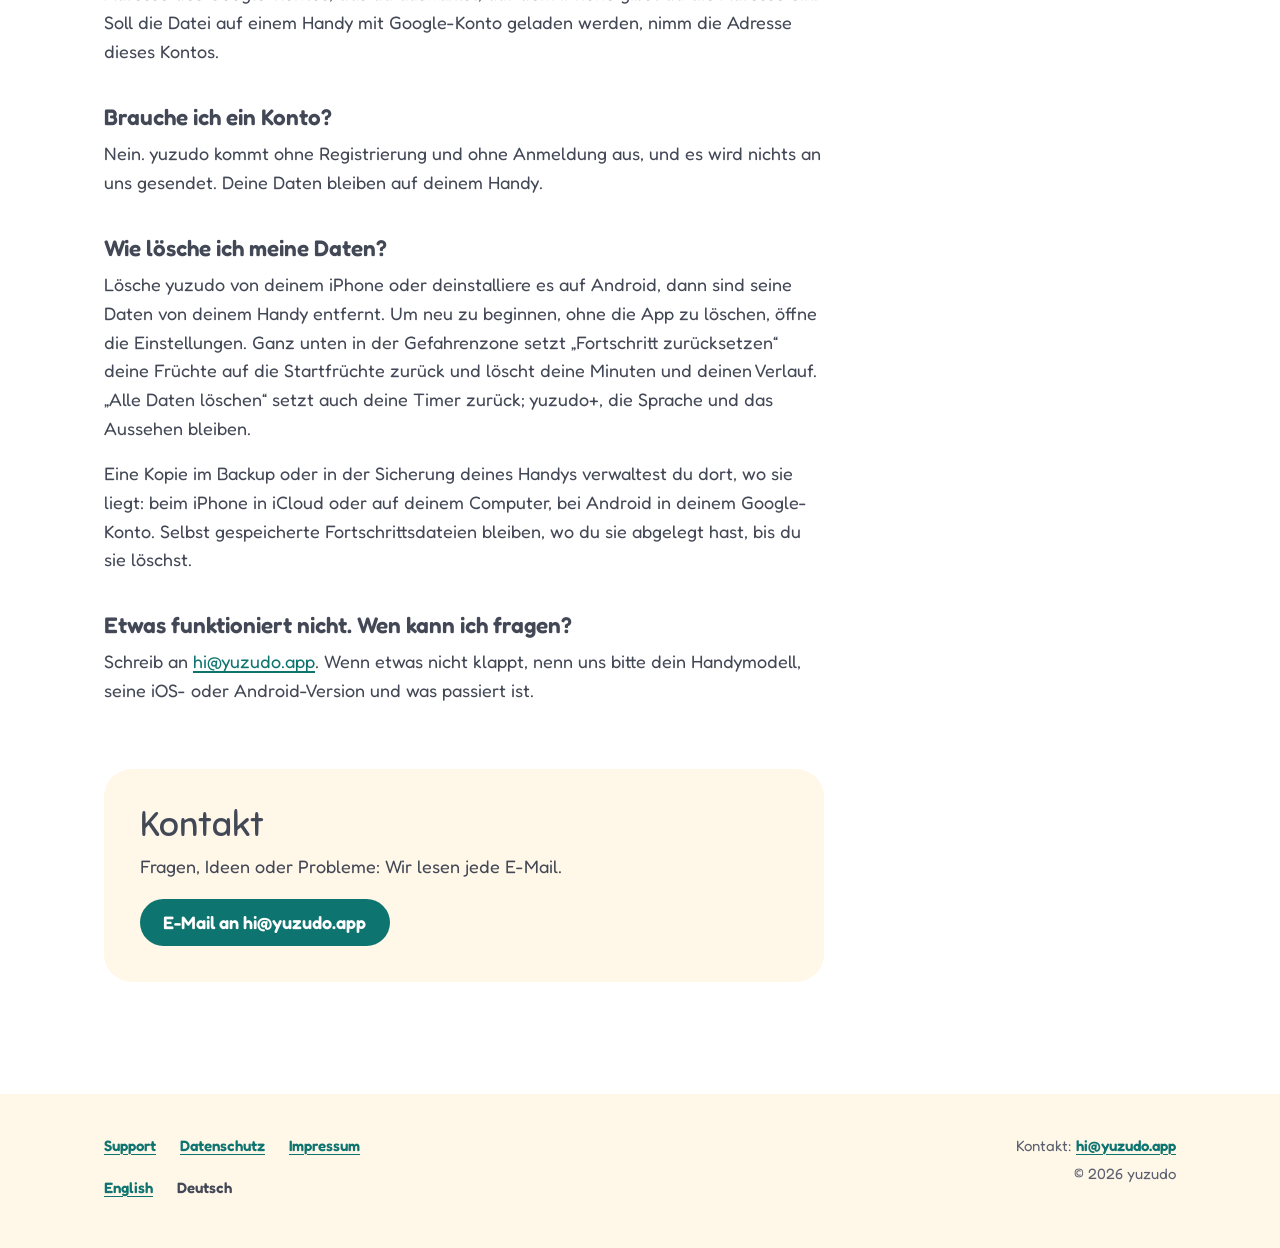
<file: de/support/index.html>
<!doctype html>
<html lang="de">
<head>
<meta charset="utf-8">
<meta name="viewport" content="width=device-width, initial-scale=1">
<title>Support – yuzudo</title>
<meta name="description" content="Antworten zu yuzudo: wie die Timer funktionieren, neue Früchte, yuzudo+, Handywechsel und das Löschen deiner Daten.">
<meta name="color-scheme" content="light dark">
<meta name="theme-color" content="#FFFFFF" media="(prefers-color-scheme: light)">
<meta name="theme-color" content="#1C1714" media="(prefers-color-scheme: dark)">
<link rel="canonical" href="https://yuzudo.app/de/support/">
<link rel="alternate" hreflang="en" href="https://yuzudo.app/support/">
<link rel="alternate" hreflang="de" href="https://yuzudo.app/de/support/">
<link rel="alternate" hreflang="x-default" href="https://yuzudo.app/support/">
<link rel="preload" href="/fonts/sniglet/sniglet-regular.woff2" as="font" type="font/woff2" crossorigin>
<link rel="preload" href="/fonts/fredoka/fredoka-latin-400-normal.woff2" as="font" type="font/woff2" crossorigin>
<link rel="stylesheet" href="/css/site.css">
<link rel="icon" href="/favicon.ico" sizes="48x48">
<link rel="icon" href="/favicon.svg" type="image/svg+xml">
<link rel="apple-touch-icon" href="/apple-touch-icon.png">
<link rel="manifest" href="/site.webmanifest">
<meta property="og:type" content="website">
<meta property="og:site_name" content="yuzudo">
<meta property="og:title" content="Support – yuzudo">
<meta property="og:description" content="Antworten zu yuzudo: wie die Timer funktionieren, neue Früchte, yuzudo+, Handywechsel und das Löschen deiner Daten.">
<meta property="og:url" content="https://yuzudo.app/de/support/">
<meta property="og:image" content="https://yuzudo.app/og.png">
<meta property="og:image:width" content="1200">
<meta property="og:image:height" content="630">
<meta property="og:image:alt" content="yuzudo-Schriftzug auf Petrol: the fruity focus timer">
<meta property="og:locale" content="de_CH">
<meta property="og:locale:alternate" content="en_GB">
<meta name="twitter:card" content="summary_large_image">
</head>
<body>
<a class="skip-link" href="#main">Zum Inhalt springen</a>
<header class="site-header">
<div class="wrap">
<a class="brand" href="/de/"><picture><source media="(prefers-color-scheme: dark)" srcset="/img/brand/yuzudo-wordmark-b.svg"><img src="/img/brand/yuzudo-wordmark-a.svg" alt="yuzudo, Startseite" width="3264" height="985"></picture></a>
<nav class="nav-main" aria-label="Hauptmenü">
<ul>
<li><a href="/de/#funktionen">Funktionen</a></li>
<li><a href="/de/support/">Support</a></li>
</ul>
</nav>
<nav class="lang" aria-label="Sprache">
<a href="/support/" hreflang="en" lang="en"><span aria-hidden="true">EN</span><span class="vh">English</span></a>
<a href="/de/support/" hreflang="de" lang="de" aria-current="true"><span aria-hidden="true">DE</span><span class="vh">Deutsch</span></a>
</nav>
</div>
</header>
<main id="main" tabindex="-1" class="page">
<div class="wrap">
<div class="prose">
<h1>Support</h1>
<p class="lede">Antworten auf die häufigsten Fragen zu yuzudo. Deine ist nicht dabei? Schreib an <a href="mailto:hi@yuzudo.app">hi@yuzudo.app</a>.</p>
<div class="faq">
<section aria-labelledby="q1"><h2 id="q1">Wie funktionieren die Timer?</h2><p>Jeder Timer in deinem Regal ist eine Frucht mit eigener Minutenzahl. Starte ihn, und die Frucht reift, während der Timer läuft. Pausieren und stoppen kannst du jederzeit. Minuten, Namen oder Frucht änderst du über den Stift auf dem Schild des Timers. Über den freien Platz mit dem Plus fügst du einen Timer hinzu, und wenn du lange auf den Startbildschirm drückst, kannst du deine Timer neu anordnen.</p></section>
<section aria-labelledby="q2"><h2 id="q2">Wie bekomme ich neue Früchte?</h2><p>Sie wachsen aus deiner Fokuszeit. Der Blumentopf neben der Kiste von heute zeigt, wie viele Minuten es noch bis zur nächsten Frucht sind. Es zählen nur Timer, die bis zum Ende laufen. Ist eine neue Frucht da, kannst du sie gleich für deine Timer auswählen. Früchte mit Schloss sind yuzudo+-Früchte.</p></section>
<section aria-labelledby="q3"><h2 id="q3">Was bietet yuzudo+?</h2><p>Mit yuzudo+ hast du bis zu 9 Timer auf drei Regalen statt 4, alle 120 Früchte und dein ganzer Verlauf, inklusive Quartalsansicht. Ohne yuzudo+ zeigt die Quartalsansicht eine gesperrte Vorschau. yuzudo+ ist ein einmaliger Kauf, kein Abo. Werbung gibt es in yuzudo nicht, weder mit noch ohne yuzudo+.</p></section>
<section aria-labelledby="q4"><h2 id="q4">Ich habe ein neues Handy. Wie bekomme ich yuzudo+ zurück?</h2><p>Auf dem iPhone ist dein Kauf mit deinem Apple Account verknüpft. Installiere yuzudo auf dem neuen iPhone, angemeldet mit demselben Apple Account. Öffne dann die Einstellungen, tippe auf die yuzudo+-Karte und dort auf „Käufe wiederherstellen“.</p><p>Auf Android ist dein Kauf mit dem Google-Konto verknüpft, das du bei Google Play verwendet hast. Installiere yuzudo auf dem neuen Handy mit demselben Google-Konto, dann ist yuzudo+ über Google Play wieder da.</p><p>yuzudo+ kaufst du im App Store und auf Google Play getrennt, und eine Fortschrittsdatei nimmt es nie mit. Beim Wechsel zwischen iPhone und Android-Handy kommt yuzudo+ deshalb nicht mit.</p></section>
<section aria-labelledby="q5"><h2 id="q5">Wie nehme ich meine Früchte und meine Statistik aufs neue Handy mit?</h2><p>Vom iPhone aufs iPhone nimmt das Backup deines iPhones (in iCloud oder auf einem Computer) oder der Schnellstart die Daten von yuzudo mit, wenn du das neue iPhone einrichtest. Von Android zu Android kann die Android-Sicherung die Daten von yuzudo mitnehmen, wenn du das neue Handy mit deinem Google-Konto einrichtest.</p><p>Oder du nutzt „Fortschritt sichern / laden“ in den Einstellungen, das auch zwischen iPhone und Android klappt, in beide Richtungen: auf dem alten Handy sichern, die Datei aufs neue Handy bringen und dort laden. Die Datei ist verschlüsselt und an eine deiner E-Mail-Adressen gebunden, damit nur du sie laden kannst. Auf Android ist es die Adresse des Google-Kontos, das du auswählst; auf dem iPhone gibst du die Adresse ein. Soll die Datei auf einem Handy mit Google-Konto geladen werden, nimm die Adresse dieses Kontos.</p></section>
<section aria-labelledby="q6"><h2 id="q6">Brauche ich ein Konto?</h2><p>Nein. yuzudo kommt ohne Registrierung und ohne Anmeldung aus, und es wird nichts an uns gesendet. Deine Daten bleiben auf deinem Handy.</p></section>
<section aria-labelledby="q7"><h2 id="q7">Wie lösche ich meine Daten?</h2><p>Lösche yuzudo von deinem iPhone oder deinstalliere es auf Android, dann sind seine Daten von deinem Handy entfernt. Um neu zu beginnen, ohne die App zu löschen, öffne die Einstellungen. Ganz unten in der Gefahrenzone setzt „Fortschritt zurücksetzen“ deine Früchte auf die Startfrüchte zurück und löscht deine Minuten und deinen Verlauf. „Alle Daten löschen“ setzt auch deine Timer zurück; yuzudo+, die Sprache und das Aussehen bleiben.</p><p>Eine Kopie im Backup oder in der Sicherung deines Handys verwaltest du dort, wo sie liegt: beim iPhone in iCloud oder auf deinem Computer, bei Android in deinem Google-Konto. Selbst gespeicherte Fortschrittsdateien bleiben, wo du sie abgelegt hast, bis du sie löschst.</p></section>
<section aria-labelledby="q8"><h2 id="q8">Etwas funktioniert nicht. Wen kann ich fragen?</h2><p>Schreib an <a href="mailto:hi@yuzudo.app">hi@yuzudo.app</a>. Wenn etwas nicht klappt, nenn uns bitte dein Handymodell, seine iOS- oder Android-Version und was passiert ist.</p></section>
</div>
<section class="contact-card" aria-labelledby="contact-title">
<h2 id="contact-title">Kontakt</h2>
<p>Fragen, Ideen oder Probleme: Wir lesen jede E-Mail.</p>
<a class="btn" href="mailto:hi@yuzudo.app">E-Mail an hi@yuzudo.app</a>
</section>
</div>
</div>
</main>
<footer class="site-footer">
<div class="wrap">
<nav aria-label="Fußzeile">
<ul>
<li><a href="/de/support/">Support</a></li>
<li><a href="/de/datenschutz/">Datenschutz</a></li>
<li><a href="/de/impressum/">Impressum</a></li>
</ul>
</nav>
<ul class="foot-lang" aria-label="Sprache">
<li><a href="/support/" hreflang="en" lang="en">English</a></li>
<li><a href="/de/support/" hreflang="de" lang="de" aria-current="true">Deutsch</a></li>
</ul>
<div class="foot-meta">
<p>Kontakt: <a href="mailto:hi@yuzudo.app">hi@yuzudo.app</a></p>
<p>© 2026 yuzudo</p>
</div>
</div>
</footer>
</body>
</html>
</file>
<file: css/site.css>
/* yuzudo.app — one stylesheet, no build step.
   Fonts: Sniglet (headings) and Fredoka (text), both SIL OFL, self-hosted in /fonts/. */

@font-face {
  font-family: "Sniglet";
  src: url("/fonts/sniglet/sniglet-regular.woff2") format("woff2");
  font-weight: 400;
  font-style: normal;
  font-display: swap;
}
@font-face {
  font-family: "Fredoka";
  src: url("/fonts/fredoka/fredoka-latin-400-normal.woff2") format("woff2");
  font-weight: 400;
  font-style: normal;
  font-display: swap;
  unicode-range: U+0000-00FF, U+0131, U+0152-0153, U+02BB-02BC, U+02C6, U+02DA, U+02DC, U+0304, U+0308, U+0329, U+2000-206F, U+20AC, U+2122, U+2191, U+2193, U+2212, U+2215, U+FEFF, U+FFFD;
}
@font-face {
  font-family: "Fredoka";
  src: url("/fonts/fredoka/fredoka-latin-ext-400-normal.woff2") format("woff2");
  font-weight: 400;
  font-style: normal;
  font-display: swap;
  unicode-range: U+0100-02BA, U+02BD-02C5, U+02C7-02CC, U+02CE-02D7, U+02DD-02FF, U+0304, U+0308, U+0329, U+1D00-1DBF, U+1E00-1E9F, U+1EF2-1EFF, U+2020, U+20A0-20AB, U+20AD-20C0, U+2113, U+2C60-2C7F, U+A720-A7FF;
}
@font-face {
  font-family: "Fredoka";
  src: url("/fonts/fredoka/fredoka-latin-600-normal.woff2") format("woff2");
  font-weight: 600;
  font-style: normal;
  font-display: swap;
  unicode-range: U+0000-00FF, U+0131, U+0152-0153, U+02BB-02BC, U+02C6, U+02DA, U+02DC, U+0304, U+0308, U+0329, U+2000-206F, U+20AC, U+2122, U+2191, U+2193, U+2212, U+2215, U+FEFF, U+FFFD;
}
@font-face {
  font-family: "Fredoka";
  src: url("/fonts/fredoka/fredoka-latin-ext-600-normal.woff2") format("woff2");
  font-weight: 600;
  font-style: normal;
  font-display: swap;
  unicode-range: U+0100-02BA, U+02BD-02C5, U+02C7-02CC, U+02CE-02D7, U+02DD-02FF, U+0304, U+0308, U+0329, U+1D00-1DBF, U+1E00-1E9F, U+1EF2-1EFF, U+2020, U+20A0-20AB, U+20AD-20C0, U+2113, U+2C60-2C7F, U+A720-A7FF;
}

/* ---------- tokens ---------- */
:root {
  color-scheme: light dark;

  /* brand */
  --white: #FFFFFF;
  --slate: #434856;
  --teal: #0E7470;           /* deep teal, the app's UI colour and icon ground: buttons and links on light grounds */
  --teal-light: #45B8AE;     /* the app's teal for dark grounds: links and buttons on soil (7.4:1) */
  --gold: #F8A600;           /* yuzu gold: general accent; fills with slate text or decoration, never text on white */
  --plus: #A3354A;           /* cranberry: yuzudo+ only and always; fills with white text */
  --plus-mark: #A3354A;      /* yuzudo+ text and thin marks (lighter on dark grounds) */
  --paper: #FFF7E8;
  --soil: #1C1714;

  /* roles (light) */
  --bg: var(--white);
  --text: var(--slate);
  --muted: #5B6070;
  --link: var(--teal);
  --btn: var(--teal);
  --on-btn: var(--white);
  --surface: var(--paper);
  --line: #EFE2CA;
  --chip: var(--paper);
  --bezel: var(--soil);
  --on-gold: var(--slate);
  --on-plus: var(--white);

  /* type */
  --font-display: "Sniglet", "Fredoka", ui-rounded, "Arial Rounded MT Bold", system-ui, sans-serif;
  --font-body: "Fredoka", ui-rounded, "Arial Rounded MT", system-ui, -apple-system, "Segoe UI", sans-serif;
  --step--1: 0.9375rem;                                   /* 15 */
  --step-0: 1.125rem;                                     /* 18 */
  --step-1: 1.40625rem;                                   /* 22.5 */
  --step-2: clamp(1.5rem, 1.15rem + 1.5vw, 2.2rem);       /* 24 → 35 */
  --step-3: clamp(1.75rem, 1.25rem + 2.2vw, 2.75rem);     /* 28 → 44 */
  --step-4: clamp(2.1rem, 1.4rem + 3vw, 3.4rem);          /* 34 → 54 */

  /* space */
  --gutter: clamp(16px, 4vw, 40px);
  --section: clamp(56px, 9vw, 112px);
  --wrap: 72rem;
  --measure: 36em;
}

@media (prefers-color-scheme: dark) {
  :root {
    --bg: var(--soil);
    --text: var(--paper);
    --muted: #CFC4B4;
    --link: var(--teal-light);
    --btn: var(--teal-light);
    --on-btn: var(--soil);
    --surface: #2A221E;
    --line: #3D332D;
    --chip: #2A221E;
    --bezel: #3D332D;
    --plus-mark: #E05A6E;
  }
}

/* ---------- base ---------- */
*, *::before, *::after { box-sizing: border-box; }

html {
  -webkit-text-size-adjust: 100%;
  text-size-adjust: 100%;
}

body {
  display: flex;
  flex-direction: column;
  min-height: 100vh;
  min-height: 100svh;
  margin: 0;
  background: var(--bg);
  color: var(--text);
  font-family: var(--font-body);
  font-size: var(--step-0);
  font-weight: 400;
  line-height: 1.6;
  font-synthesis: none;
  overflow-wrap: break-word;
  text-rendering: optimizeLegibility;
}

:lang(de) p, :lang(de) li, :lang(de) figcaption { hyphens: auto; -webkit-hyphens: auto; }

img, svg, picture { display: block; max-width: 100%; height: auto; }

h1, h2, h3 { margin: 0; color: var(--text); text-wrap: balance; }
h1, h2 { font-family: var(--font-display); font-weight: 400; line-height: 1.08; letter-spacing: 0; }
h3 { font-family: var(--font-body); font-weight: 600; font-size: var(--step-1); line-height: 1.25; }
p, ul, ol, dl { margin: 0; }
p + p { margin-top: 0.9em; }
b, strong { font-weight: 600; }

a { color: var(--link); text-decoration-thickness: 0.09em; text-underline-offset: 0.18em; }
a:hover { text-decoration-thickness: 0.16em; }

:focus-visible {
  outline: 3px solid var(--link);
  outline-offset: 3px;
  border-radius: 6px;
}

.vh {
  position: absolute !important;
  width: 1px; height: 1px;
  margin: -1px; padding: 0; border: 0;
  overflow: hidden; clip: rect(0 0 0 0); clip-path: inset(50%);
  white-space: nowrap;
}

.skip-link {
  position: absolute;
  left: var(--gutter);
  top: -200px;
  z-index: 10;
  padding: 0.6em 1.1em;
  border-radius: 999px;
  background: var(--btn);
  color: var(--on-btn);
  font-weight: 600;
  text-decoration: none;
}
.skip-link:focus { top: 12px; }

main { flex: 1 0 auto; }
main:focus { outline: none; }

.wrap {
  width: 100%;
  max-width: var(--wrap);
  margin-inline: auto;
  padding-inline: var(--gutter);
}

/* ---------- header ---------- */
.site-header .wrap {
  display: grid;
  grid-template-columns: auto 1fr auto;
  grid-template-areas: "brand nav lang";
  align-items: center;
  column-gap: 24px;
  row-gap: 4px;
  padding-block: 16px;
}
.brand { grid-area: brand; display: block; border-radius: 6px; }
.brand img { width: 92px; height: auto; }          /* 28 px em: above the 24 px minimum, 14 px clear space kept */
.nav-main { grid-area: nav; justify-self: end; }
.nav-main ul { display: flex; flex-wrap: wrap; gap: 4px 22px; list-style: none; padding: 0; }
.nav-main a {
  display: inline-block;
  padding-block: 6px;
  color: var(--text);
  font-weight: 600;
  text-decoration: none;
}
.nav-main a:hover { color: var(--link); text-decoration: underline; text-decoration-thickness: 0.12em; }
.lang {
  grid-area: lang;
  display: flex;
  gap: 2px;
  padding: 3px;
  border: 1.5px solid var(--line);
  border-radius: 999px;
}
.lang a {
  display: block;
  min-width: 2.6em;
  padding: 3px 10px;
  border-radius: 999px;
  color: var(--text);
  font-size: var(--step--1);
  font-weight: 600;
  line-height: 1.6;
  text-align: center;
  text-decoration: none;
}
.lang a:hover { color: var(--link); }
.lang a[aria-current="true"] { background: var(--text); color: var(--bg); }

@media (max-width: 30rem) {
  .site-header .wrap {
    grid-template-columns: auto 1fr;
    grid-template-areas: "brand lang" "nav nav";
  }
  .lang { justify-self: end; }
  .nav-main { justify-self: start; }
}

/* ---------- buttons, pills ---------- */
.btn {
  display: inline-flex;
  align-items: center;
  gap: 0.5em;
  padding: 0.65em 1.3em;
  border-radius: 999px;
  background: var(--btn);
  color: var(--on-btn);
  font-weight: 600;
  line-height: 1.3;
  text-decoration: none;
}
.btn:hover { text-decoration: underline; text-decoration-thickness: 0.1em; }

.soon {
  display: inline-flex;
  align-items: center;
  gap: 10px;
  margin-top: 28px;
  padding: 6px 18px 6px 8px;
  border-radius: 999px;
  background: var(--surface);
  font-weight: 600;
}
.soon img { width: 34px; height: 34px; }
.soon-note { margin-top: 10px; color: var(--muted); font-size: var(--step--1); }

/* ---------- hero ---------- */
.hero { padding-block: clamp(20px, 5vw, 64px) clamp(8px, 2vw, 24px); }
.hero .wrap { display: grid; gap: clamp(40px, 6vw, 64px); align-items: center; }
.hero h1 { --wm: clamp(232px, 36vw, 420px); }
.hero h1 picture, .hero h1 img { width: var(--wm); }
.tagline {
  display: block;
  margin-top: calc(var(--wm) * 0.1532);     /* the wordmark's 0.5 em clear space */
  font-size: var(--step-3);
  line-height: 1.1;
}
.intro { margin-top: 20px; max-width: 30em; font-size: clamp(1.125rem, 1.05rem + 0.3vw, 1.25rem); }

@media (min-width: 60rem) {
  .hero .wrap { grid-template-columns: minmax(0, 1fr) minmax(0, 1.05fr); }
}

/* ---------- shelf with three fruits (hero) ---------- */
.shelf { width: 100%; max-width: 36rem; margin: 0 auto; }
.shelf-fruits { position: relative; z-index: 1; display: grid; grid-template-columns: repeat(3, 1fr); }
.fruit { position: relative; aspect-ratio: 1 / 1; }
.fruit img { position: absolute; inset: 0; width: 100%; height: 100%; }
.fruit .unripe { display: none; }
.shelf-plank { width: 100%; margin-top: -2.409%; }  /* plank surface (14/98) meets the fruits' baseline (489/512) */
.shelf-labels { display: grid; grid-template-columns: repeat(3, 1fr); margin-top: 6px; text-align: center; }
.chip {
  justify-self: center;
  padding: 4px 14px 5px;
  border: 1px solid var(--line);
  border-radius: 12px;
  background: var(--chip);
  font-size: var(--step--1);
  line-height: 1.25;
}
.chip b { display: block; font-size: 1.05em; }
.chip span { color: var(--muted); }

/* the one orchestrated moment: the shelf ripens once on load */
@property --ripe-p { syntax: "<percentage>"; inherits: false; initial-value: 100%; }
@property --ripe-a { syntax: "<angle>"; inherits: false; initial-value: 360deg; }
@keyframes ripen-fill { from { --ripe-p: 4%; } to { --ripe-p: 93%; } }   /* body bottom (y 489) to leaf tips (y 40) on the 512 canvas */
@keyframes ripen-radial { from { --ripe-a: 0deg; } to { --ripe-a: 360deg; } }
@keyframes unripe-out { to { visibility: hidden; } }

@media (prefers-reduced-motion: no-preference) {
  @supports ((mask-image: linear-gradient(#000, #000)) or (-webkit-mask-image: linear-gradient(#000, #000))) {
    .shelf .fruit { --dur: 2.4s; }
    .shelf .fruit .unripe {
      display: block;
      animation: unripe-out 0.01s linear calc(var(--delay) + var(--dur)) forwards;
    }
    .shelf .fruit--fill .ripe {
      -webkit-mask-image: linear-gradient(to top, #000 var(--ripe-p), transparent var(--ripe-p));
      mask-image: linear-gradient(to top, #000 var(--ripe-p), transparent var(--ripe-p));
      animation: ripen-fill var(--dur) cubic-bezier(0.4, 0.1, 0.45, 1) var(--delay) backwards;
    }
    .shelf .fruit--radial .ripe {
      /* sweep centre of the yuzu half: (255.6, 317.5) on the 512 canvas */
      -webkit-mask-image: conic-gradient(from 0deg at 49.92% 62.01%, #000 var(--ripe-a), transparent var(--ripe-a));
      mask-image: conic-gradient(from 0deg at 49.92% 62.01%, #000 var(--ripe-a), transparent var(--ripe-a));
      animation: ripen-radial var(--dur) cubic-bezier(0.4, 0.1, 0.45, 1) var(--delay) backwards;
    }
  }
}

/* ---------- feature sections ---------- */
.feature { padding-block: var(--section); }
.feature:not(.band) + .feature:not(.band) { padding-top: 0; }
.band { background: var(--surface); }
.feature h2 { font-size: var(--step-3); max-width: 16em; }
.feature-text p { max-width: var(--measure); margin-top: 18px; }
.feature-text .aside { color: var(--muted); font-size: var(--step--1); }

.split { display: grid; gap: 40px; align-items: center; }
@media (min-width: 56rem) {
  .split { grid-template-columns: minmax(0, 5fr) minmax(0, 6fr); gap: 64px; }
}

/* ripening steps */
.ripen-steps {
  display: grid;
  grid-template-columns: repeat(3, minmax(0, 1fr));
  gap: clamp(8px, 2vw, 24px);
  padding: 0;
  list-style: none;
  text-align: center;
}
.ripen-steps img { width: 100%; max-width: 200px; margin-inline: auto; }
.ripen-steps .t {
  display: block;
  margin-top: 4px;
  font-size: clamp(1.25rem, 1rem + 1.2vw, 1.75rem);
  font-weight: 600;
  font-variant-numeric: tabular-nums;
  line-height: 1.2;
}
.ripen-steps .s { display: block; color: var(--muted); font-size: var(--step--1); line-height: 1.35; }

/* market: crate, stall, convoy */
.market {
  display: grid;
  gap: 40px;
  margin-top: clamp(32px, 5vw, 56px);
  align-items: end;
}
.market figure { margin: 0; }
.market-day img { width: min(100%, 240px); }
.market figcaption { margin-top: 14px; max-width: 26em; font-size: var(--step--1); color: var(--muted); }
.market figcaption b { display: block; color: var(--text); font-family: var(--font-display); font-weight: 400; font-size: var(--step-1); line-height: 1.2; }
@media (min-width: 56rem) {
  .market { grid-template-columns: minmax(0, 1fr) minmax(0, 3fr); column-gap: 56px; row-gap: 56px; }
  .market-quarter { grid-column: 1 / -1; }
}

/* collection: shelves of three */
.collect-head { display: grid; gap: 24px; align-items: end; }
.collect-head .sprout { display: none; }
@media (min-width: 48rem) {
  .collect-head { grid-template-columns: minmax(0, 1fr) auto; }
  .collect-head .sprout { display: block; width: 168px; margin-right: 4%; }
}
.collection { margin: clamp(32px, 5vw, 56px) 0 0; }
.shelves {
  display: grid;
  grid-template-columns: repeat(2, minmax(0, 1fr));
  gap: 28px clamp(14px, 3vw, 32px);
  padding: 0;
  list-style: none;
}
@media (min-width: 48rem) { .shelves { grid-template-columns: repeat(4, minmax(0, 1fr)); } }
.mini-shelf ul {
  position: relative;
  z-index: 1;
  display: grid;
  grid-template-columns: repeat(3, minmax(0, 1fr));
  padding: 0;
  list-style: none;
}
.mini-shelf ul img { width: 100%; aspect-ratio: 1 / 1; }
.mini-shelf > img { width: 100%; margin-top: -2.409%; }
.collection figcaption { margin-top: 20px; color: var(--muted); font-size: var(--step--1); }

/* fair deal: two cards */
.cards { display: grid; gap: 24px; margin-top: clamp(32px, 5vw, 48px); }
@media (min-width: 52rem) { .cards { grid-template-columns: 1fr 1fr; align-items: stretch; } }
.card {
  padding: clamp(24px, 4vw, 44px);
  border-radius: 32px;
  background: var(--surface);
}
.card h3 { font-family: var(--font-display); font-weight: 400; font-size: var(--step-2); line-height: 1.1; }
.card p { margin-top: 14px; max-width: 30em; }
.card .more { margin-top: 22px; }
.card--plus { background: var(--bg); border: 3px solid var(--plus-mark); }
.card--plus h3 img { width: clamp(176px, 22vw, 232px); }
.pill-plus {
  display: inline-block;
  margin-top: 18px;
  padding: 3px 14px;
  border-radius: 999px;
  background: var(--plus);
  color: var(--on-plus);
  font-size: var(--step--1);
  font-weight: 600;
}
.plus-list { margin-top: 14px; padding: 0; list-style: none; }
.plus-list li { position: relative; padding-left: 36px; margin-top: 10px; }
.plus-list li::before {
  content: "";
  position: absolute;
  left: 0;
  top: 0.2em;
  width: 22px;
  height: 22px;
  /* the yuzudo+ "+": cranberry (#E05A6E on dark grounds), rounded like Sniglet's plus */
  background: var(--plus-mark);
  -webkit-mask: url("data:image/svg+xml,%3Csvg xmlns='http://www.w3.org/2000/svg' viewBox='0 0 22 22'%3E%3Cpath d='M11 4v14M4 11h14' stroke='%23000' stroke-width='4.5' stroke-linecap='round' fill='none'/%3E%3C/svg%3E") center / contain no-repeat;
          mask: url("data:image/svg+xml,%3Csvg xmlns='http://www.w3.org/2000/svg' viewBox='0 0 22 22'%3E%3Cpath d='M11 4v14M4 11h14' stroke='%23000' stroke-width='4.5' stroke-linecap='round' fill='none'/%3E%3C/svg%3E") center / contain no-repeat;
}

/* screenshots */
.shots-section { padding-block: 0 var(--section); }
.shots-section h2 { font-size: var(--step-3); }
.shots {
  display: grid;
  grid-auto-flow: column;
  grid-auto-columns: clamp(196px, 56vw, 256px);
  gap: clamp(16px, 2.5vw, 28px);
  margin: clamp(28px, 4vw, 44px) calc(-1 * var(--gutter)) 0;
  padding: 4px var(--gutter) 18px;
  overflow-x: auto;
  overscroll-behavior-x: contain;
  scroll-snap-type: x mandatory;
  scroll-padding-inline: var(--gutter);
  list-style: none;
}
.shots li { scroll-snap-align: start; }
.shots figure { margin: 0; }
.shots img {
  width: 100%;
  border: 7px solid var(--bezel);
  border-radius: 30px;
  background: var(--white);
}
.shots figcaption { margin-top: 12px; font-weight: 600; font-size: var(--step--1); line-height: 1.35; }
.shots-hint { margin-top: 6px; color: var(--muted); font-size: var(--step--1); }

/* ---------- inner pages ---------- */
.page { padding-block: clamp(28px, 6vw, 72px) var(--section); }
.prose { max-width: 40em; }
.prose h1 { font-size: var(--step-4); }
.prose .lede { margin-top: 18px; font-size: clamp(1.125rem, 1.05rem + 0.4vw, 1.3rem); }
.prose .updated { margin-top: 12px; color: var(--muted); font-size: var(--step--1); }
.prose h2 { margin-top: 2.2em; font-size: var(--step-2); }
.prose h3 { margin-top: 1.6em; }
.prose h2 + p, .prose h3 + p { margin-top: 0.5em; }
.prose h2 + h3 { margin-top: 0.9em; }
.prose .summary { margin-top: 28px; padding: 20px 24px; border-radius: 20px; background: var(--surface); }
.contact-line { margin-top: 28px; font-size: var(--step-1); }

.faq { margin-top: clamp(32px, 5vw, 48px); }
.faq section + section { margin-top: 2em; }
.faq h2 { margin: 0; font-family: var(--font-body); font-weight: 600; font-size: var(--step-1); line-height: 1.3; }
.faq h2 + p { margin-top: 0.45em; }

.contact-card {
  margin-top: clamp(40px, 6vw, 64px);
  padding: clamp(24px, 4vw, 36px);
  border-radius: 28px;
  background: var(--surface);
}
.contact-card h2 { margin-top: 0; font-size: var(--step-2); }
.contact-card p { margin-top: 10px; }
.contact-card .btn { margin-top: 18px; }

/* 404 */
.lost { text-align: center; }
.lost img { width: 168px; margin: 0 auto 8px; }
.lost h1, .lost h2 { font-size: var(--step-4); }
.lost p { margin-top: 12px; }
.lost .pair { display: grid; gap: 40px; margin-top: 8px; }
@media (min-width: 48rem) { .lost .pair { grid-template-columns: 1fr 1fr; } }
.lost .btn { margin-top: 20px; }

/* ---------- footer ---------- */
.site-footer {
  padding-block: 40px 48px;
  background: var(--surface);
  font-size: var(--step--1);
}
.site-footer .wrap { display: grid; gap: 18px 48px; }
.site-footer ul { display: flex; flex-wrap: wrap; gap: 6px 24px; padding: 0; list-style: none; }
.site-footer a { font-weight: 600; }
.foot-lang a[aria-current="true"] { color: var(--text); text-decoration: none; }
.foot-meta { color: var(--muted); }
.foot-meta p + p { margin-top: 4px; }
.foot-meta a { color: var(--link); }
@media (min-width: 48rem) {
  .site-footer .wrap { grid-template-columns: 1fr auto; align-items: start; }
  .foot-meta { text-align: right; grid-row: 1 / span 2; grid-column: 2; }
}

@media (prefers-reduced-motion: no-preference) {
  html { scroll-behavior: smooth; }
}
</file>
